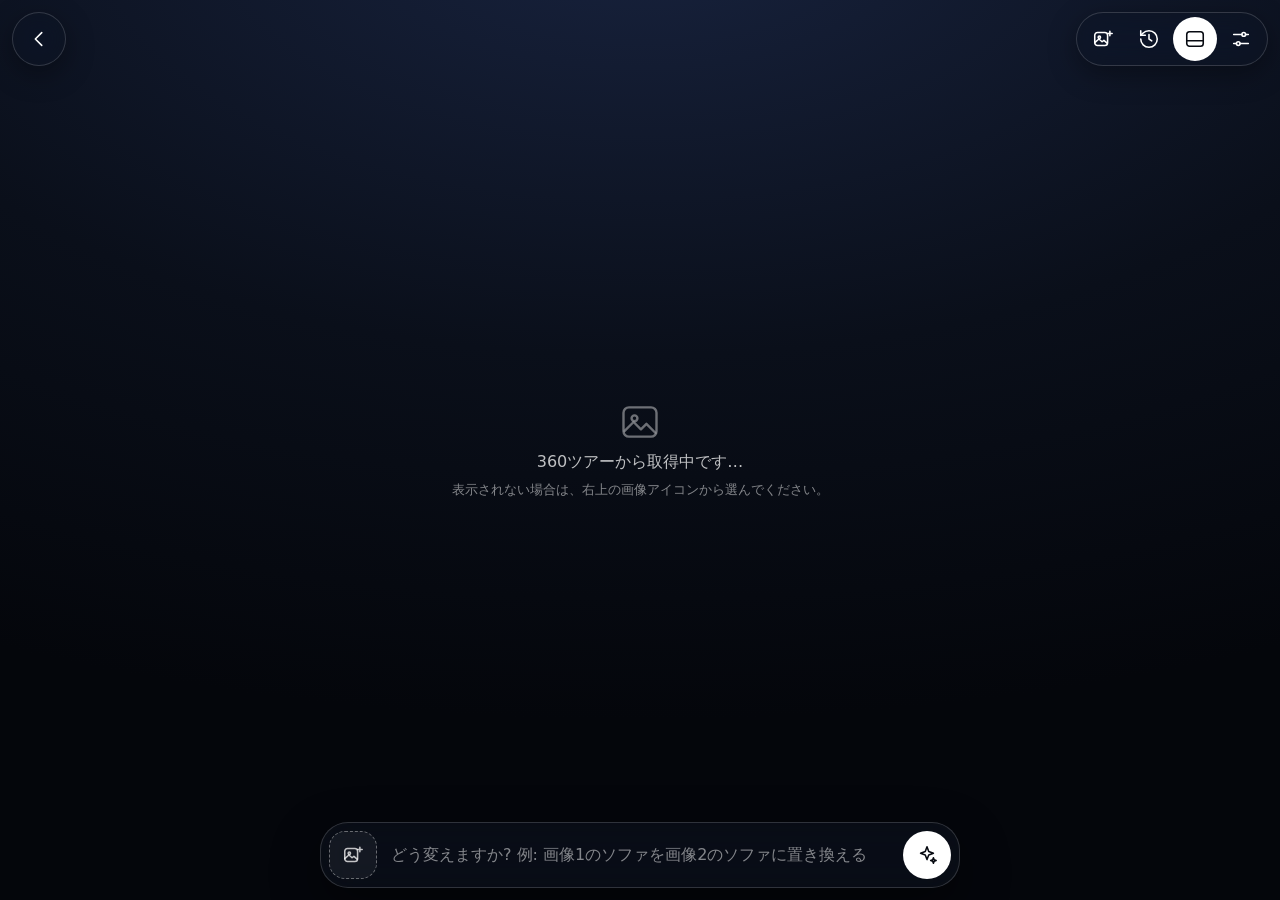
<file: ai.html>
<!doctype html>
<html lang="ja">
<head>
<meta charset="utf-8">
<meta name="viewport" content="width=device-width, initial-scale=1, viewport-fit=cover">
<meta name="theme-color" content="#070a11">
<title>AIレンダリング — Kajanchi</title>
<!-- スタイルは css/ai/、スクリプトは js/ai/ に分割(構成は js/ai/README.md) -->
<link rel="stylesheet" href="css/ai.bundle.min.css?v=8cca3a1c" />
</head>
<body>
<main class="hero" id="hero">
  <img id="cap" alt="360ビューのキャプチャ">
  <canvas id="paint" aria-label="赤ペンのマーク"></canvas>
  <div id="capEmpty">
    <div class="ico" data-icon="image"></div>
    <p>360ツアーから取得中です…</p>
    <p class="sub">表示されない場合は、右上の画像アイコンから選んでください。</p>
  </div>

  <div id="cmp" aria-label="元画像と生成結果の比較">
    <img id="cmpA" alt="元画像(360キャプチャ)">
    <img id="cmpB" alt="生成結果">
    <span class="tag" style="left:10px">元画像</span>
    <span class="tag" style="right:10px">生成結果</span>
    <div id="bar"></div>
    <div id="knob" role="slider" tabindex="0" aria-label="比較スライダー" aria-valuemin="0" aria-valuemax="100" aria-valuenow="50" data-icon="swap"></div>
  </div>

  <header class="top">
    <nav class="tb l" aria-label="戻る">
      <button class="ib" id="back" type="button" data-icon="back" data-tip="戻る" aria-label="戻る"></button>
    </nav>
    <nav class="tb" aria-label="ツール">
      <button class="ib" id="closecmp" type="button" data-icon="close" data-tip="比較を閉じる" aria-label="比較を閉じる" hidden></button>
      <button class="ib" id="chg" type="button" data-icon="image-plus" data-tip="画像を変更" aria-label="画像を変更"></button>
      <button class="ib" id="mark" type="button" data-icon="pen" data-tip="赤ペンでマーク" aria-label="赤ペンでマーク" aria-pressed="false" hidden></button>
      <button class="ib" id="hbtn" type="button" data-icon="history" data-tip="履歴" aria-label="履歴" aria-pressed="false"></button>
      <button class="ib" id="pnl" type="button" data-icon="panel" data-tip="入力パネル" aria-label="入力パネル" aria-pressed="true"></button>
      <button class="ib" id="gear" type="button" data-icon="sliders" data-tip="接続設定" aria-label="接続設定" aria-pressed="false"></button>
    </nav>
  </header>
  <input type="file" id="f1" accept="image/*" hidden>

  <div id="set">
    <h2>サーバー接続</h2>
    <label class="fld"><span data-icon="server"></span><input id="base" aria-label="サーバーのアドレス" placeholder="https://pc名.xxxx.ts.net / http://localhost:8080"></label>
    <label class="fld"><span data-icon="key"></span><input id="key" type="password" aria-label="アクセスキー" placeholder="アクセスキー(設定時のみ)" autocomplete="off"></label>
    <button type="button" class="btn-t" id="test">接続テスト</button>
    <div id="conn" aria-live="polite"></div>
  </div>

  <div id="tools" class="tb" role="toolbar" aria-label="マークツール">
    <button class="ib" id="tPen" type="button" data-icon="pen" data-tip="赤ペン" aria-label="赤ペン" aria-pressed="true"></button>
    <button class="ib" id="tEr" type="button" data-icon="eraser" data-tip="消しゴム" aria-label="消しゴム" aria-pressed="false"></button>
    <label class="sz"><input id="tSize" type="range" min="4" max="80" value="20" aria-label="ペンの太さ"></label>
    <button class="ib" id="tUndo" type="button" data-icon="undo" data-tip="元に戻す" aria-label="元に戻す" disabled></button>
    <button class="ib" id="tClr" type="button" data-icon="trash" data-tip="全消去" aria-label="全消去" disabled></button>
    <button class="ib" id="tDone" type="button" data-icon="check" data-tip="完了" aria-label="完了"></button>
  </div>

  <aside id="hist" aria-label="生成履歴">
    <button class="ib" id="hclr" type="button" data-icon="trash" data-tip="すべて削除" aria-label="履歴をすべて削除"></button>
    <div id="hlist"></div>
    <div id="hempty">履歴なし</div>
  </aside>

  <div class="acts" id="acts">
    <button class="ib glass" id="use" type="button" data-icon="replace" data-tip="この結果を画像1にする" aria-label="この結果を画像1にする"></button>
    <a class="ib glass" id="dl" download="result.png" data-icon="download" data-tip="ダウンロード" aria-label="ダウンロード"></a>
  </div>

  <section class="composer" aria-label="プロンプト入力">
    <div id="markinfo" aria-live="polite">赤マークあり — マーク部分のみ編集します</div>
    <div class="c-row">
      <div class="drop" id="d2" tabindex="0" role="button" aria-label="画像2(任意・参照画像)" title="画像2(任意・参照画像)"><span class="ico" data-icon="image-plus"></span><input type="file" accept="image/*"></div>
      <textarea id="pos" rows="1" placeholder="どう変えますか? 例: 画像1のソファを画像2のソファに置き換える"></textarea>
      <button class="go" id="go" type="button" data-icon="spark" aria-label="生成する" title="生成する (Ctrl+Enter)"></button>
    </div>
    <div id="status" aria-live="polite"></div>
  </section>

  <div id="prog">
    <canvas id="fx"></canvas>
    <div class="pc">
      <div class="ringbox" id="ringbox" role="progressbar" aria-label="生成の進捗(目安)" aria-valuemin="0" aria-valuemax="100" aria-valuenow="0">
        <svg viewBox="0 0 120 120" aria-hidden="true">
          <defs><linearGradient id="rg" x1="0" y1="0" x2="1" y2="1"><stop offset="0" stop-color="#7ee8d2"/><stop offset="1" stop-color="#8fb4ff"/></linearGradient></defs>
          <circle class="bg" cx="60" cy="60" r="52"/>
          <circle class="fg" id="ring" cx="60" cy="60" r="52"/>
          <circle id="tip" cx="112" cy="60" r="3.2"/>
        </svg>
        <div id="pct" aria-hidden="true"><span><b>0</b><i>%</i></span></div>
      </div>
      <div id="stage" aria-live="polite"></div>
      <div id="sub"></div>
      <div id="el"></div>
    </div>
  </div>
</main>

<!-- 読み込み順が依存関係。各ファイルは window.AI に機能を登録する -->
<script src="js/ai.bundle.min.js?v=463022f2"></script>
</body>
</html>
</file>
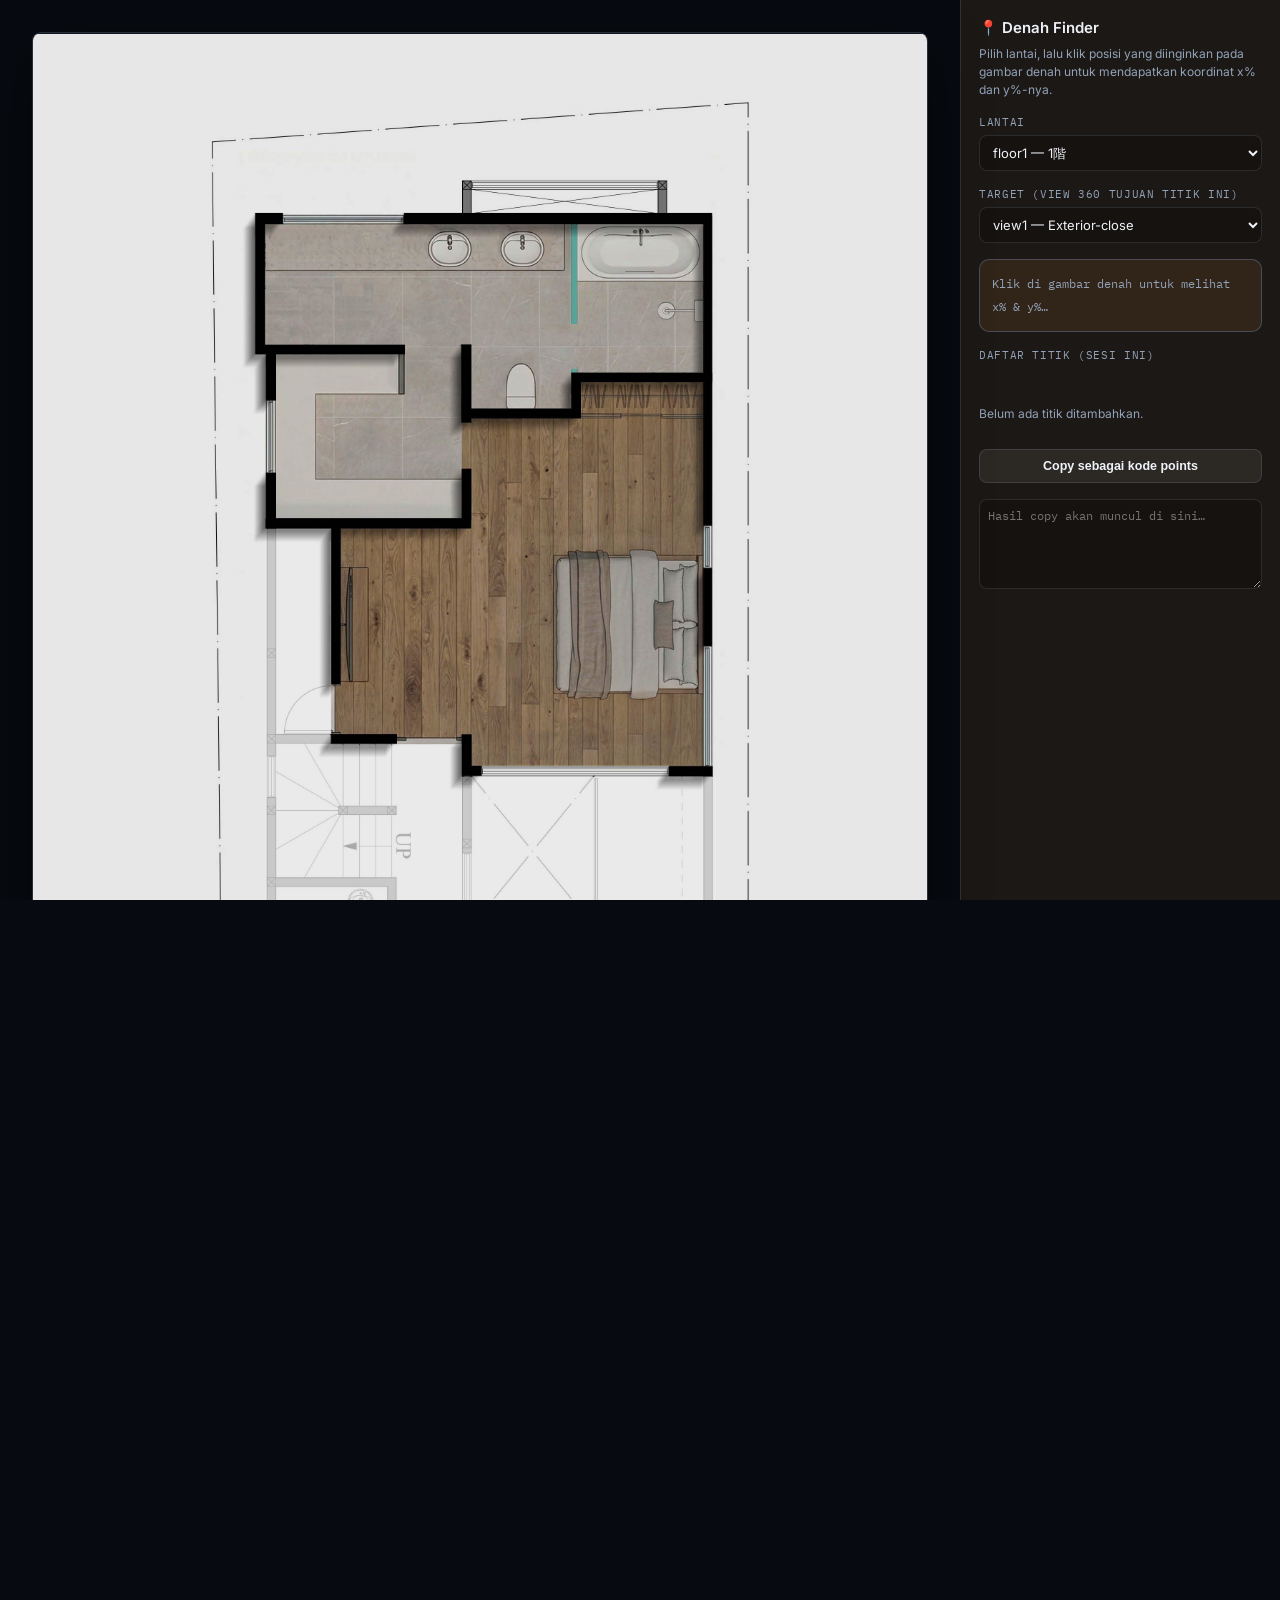
<file: denah-finder.html>
<!DOCTYPE html>
<html lang="ja">
<head>
<meta charset="UTF-8" />
<meta name="viewport" content="width=device-width, initial-scale=1" />
<title>Denah Finder — cari koordinat titik pada denah (%)</title>

<link rel="icon" href="favicon/favicon.ico" sizes="any">
<link rel="icon" href="favicon/favicon-32x32.png" type="image/png" sizes="32x32">
<link rel="icon" href="favicon/favicon-16x16.png" type="image/png" sizes="16x16">
<link rel="apple-touch-icon" href="favicon/apple-touch-icon.png">

<link rel="preconnect" href="https://fonts.googleapis.com">
<link rel="preconnect" href="https://fonts.gstatic.com" crossorigin>
<link href="https://fonts.googleapis.com/css2?family=IBM+Plex+Mono:wght@400;500&family=Inter:wght@400;500;600&display=swap" rel="stylesheet">

<link rel="stylesheet" href="css/denah-finder.bundle.min.css?v=13ee52e3" />
</head>
<body>

<div id="finder-app">

  <div id="denah-area">
    <div class="floorplan-viewport" id="denah-viewport">
      <div class="floorplan-canvas" id="denah-canvas">
        <img id="denah-img" src="" alt="Gambar denah" draggable="false" />
        <!-- titik yang sudah/sedang diambil diinjeksikan oleh js/denah-finder.js -->
      </div>
    </div>
  </div>

  <div id="sidebar">
    <p class="finder-title">📍 Denah Finder</p>
    <p class="finder-hint">
      Pilih lantai, lalu klik posisi yang diinginkan pada gambar denah
      untuk mendapatkan koordinat x% dan y%-nya.
    </p>

    <div class="finder-field">
      <label for="floor-select">Lantai</label>
      <select id="floor-select" class="finder-select"></select>
    </div>

    <div class="finder-field">
      <label for="target-select">Target (view 360 tujuan titik ini)</label>
      <select id="target-select" class="finder-select"></select>
    </div>

    <div id="coord-display">
      <span class="placeholder">Klik di gambar denah untuk melihat x% &amp; y%…</span>
    </div>

    <div class="point-list-header">
      <p>Daftar titik (sesi ini)</p>
    </div>
    <div id="point-list"></div>
    <p class="point-empty" id="point-empty">Belum ada titik ditambahkan.</p>

    <button type="button" id="copy-all-btn">Copy sebagai kode points</button>
    <textarea id="snippet-output" readonly placeholder="Hasil copy akan muncul di sini…"></textarea>
  </div>

</div>

<script type="module" src="js/denah-finder.bundle.min.js?v=f98685ed"></script>
</body>
</html>
</file>
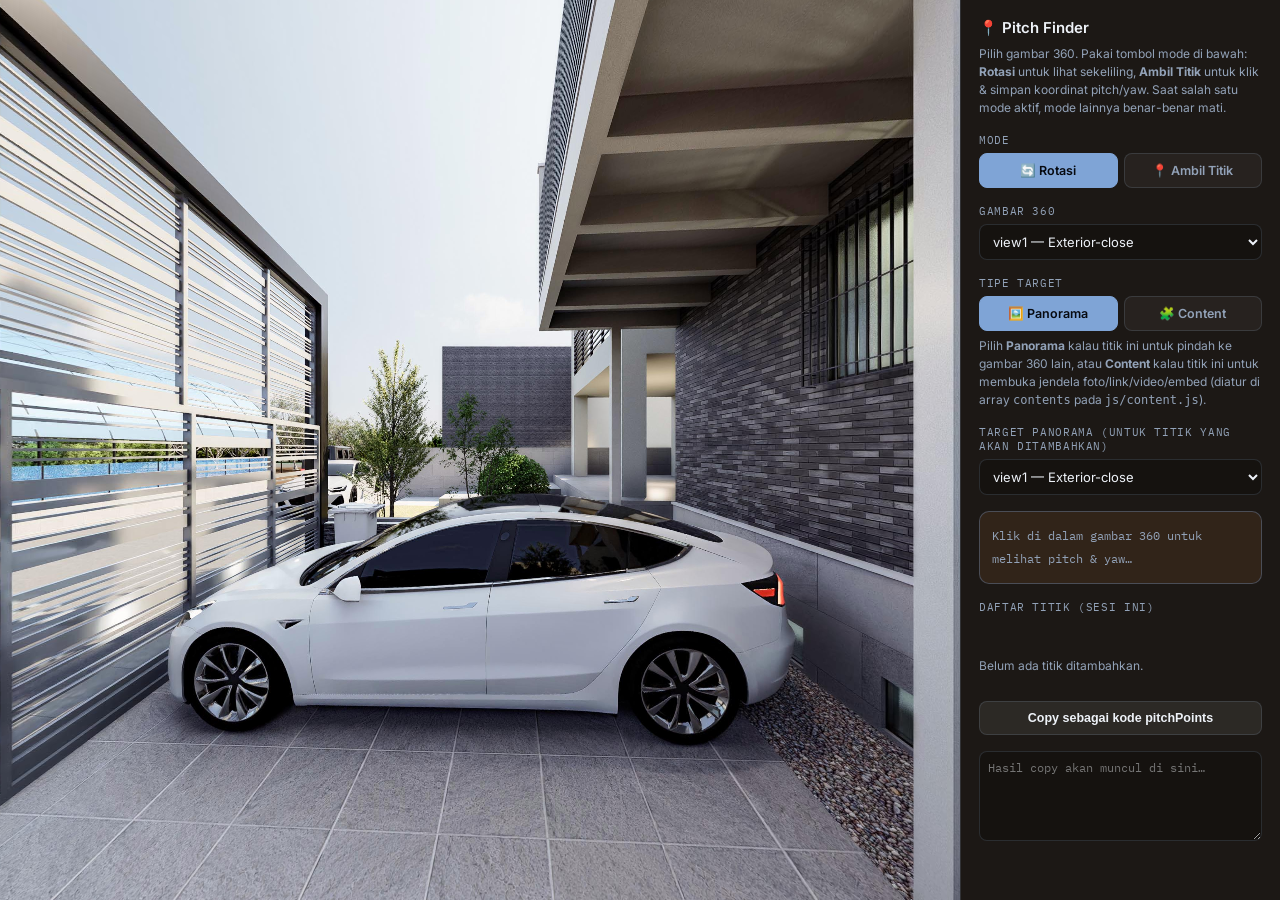
<file: pitch-finder.html>
<!DOCTYPE html>
<html lang="ja">
<head>
<meta charset="UTF-8" />
<meta name="viewport" content="width=device-width, initial-scale=1" />
<title>Pitch Finder — cari koordinat pitch/yaw</title>

<link rel="icon" href="favicon/favicon.ico" sizes="any">
<link rel="icon" href="favicon/favicon-32x32.png" type="image/png" sizes="32x32">
<link rel="icon" href="favicon/favicon-16x16.png" type="image/png" sizes="16x16">
<link rel="apple-touch-icon" href="favicon/apple-touch-icon.png">

<link rel="preconnect" href="https://fonts.googleapis.com">
<link rel="preconnect" href="https://fonts.gstatic.com" crossorigin>
<link href="https://fonts.googleapis.com/css2?family=IBM+Plex+Mono:wght@400;500&family=Inter:wght@400;500;600&display=swap" rel="stylesheet">

<link rel="stylesheet" href="css/pitch-finder.bundle.min.css?v=f9924eef" />
</head>
<body>

<div id="finder-app">

  <div id="panorama"></div>

  <div id="sidebar">
    <p class="finder-title">📍 Pitch Finder</p>
    <p class="finder-hint">
      Pilih gambar 360. Pakai tombol mode di bawah: <b>Rotasi</b> untuk
      lihat sekeliling, <b>Ambil Titik</b> untuk klik & simpan koordinat
      pitch/yaw. Saat salah satu mode aktif, mode lainnya benar-benar mati.
    </p>

    <div class="finder-field">
      <label>Mode</label>
      <div class="mode-toggle" role="group" aria-label="Mode interaksi panorama">
        <button type="button" id="mode-rotate-btn" class="mode-btn" aria-pressed="false">🔄 Rotasi</button>
        <button type="button" id="mode-point-btn" class="mode-btn" aria-pressed="false">📍 Ambil Titik</button>
      </div>
    </div>

    <div class="finder-field">
      <label for="view-select">Gambar 360</label>
      <select id="view-select" class="finder-select"></select>
    </div>

    <div class="finder-field">
      <label>Tipe Target</label>
      <div class="mode-toggle" role="group" aria-label="Tipe target titik">
        <button type="button" id="target-type-scene-btn" class="mode-btn" aria-pressed="false">🖼️ Panorama</button>
        <button type="button" id="target-type-content-btn" class="mode-btn" aria-pressed="false">🧩 Content</button>
      </div>
      <p class="finder-hint" style="margin-top:6px;">
        Pilih <b>Panorama</b> kalau titik ini untuk pindah ke gambar 360
        lain, atau <b>Content</b> kalau titik ini untuk membuka jendela
        foto/link/video/embed (diatur di array <code>contents</code>
        pada <code>js/content.js</code>).
      </p>
    </div>

    <div class="finder-field" id="target-scene-field">
      <label for="target-select">Target Panorama (untuk titik yang akan ditambahkan)</label>
      <select id="target-select" class="finder-select"></select>
    </div>

    <div class="finder-field" id="target-content-field" hidden>
      <label for="target-content-select">Target Content (untuk titik yang akan ditambahkan)</label>
      <select id="target-content-select" class="finder-select"></select>
      <p class="finder-hint" id="target-content-empty" hidden style="margin-top:6px;">
        Belum ada content di <code>js/content.js</code> (array
        <code>contents</code>). Tambahkan dulu di sana sebelum bisa
        dipilih sebagai target di sini.
      </p>
    </div>

    <div id="coord-display">
      <span class="placeholder">Klik di dalam gambar 360 untuk melihat pitch &amp; yaw…</span>
    </div>

    <div class="point-list-header">
      <p>Daftar titik (sesi ini)</p>
    </div>
    <div id="point-list"></div>
    <p class="point-empty" id="point-empty">Belum ada titik ditambahkan.</p>

    <button type="button" id="copy-all-btn">Copy sebagai kode pitchPoints</button>
    <textarea id="snippet-output" readonly placeholder="Hasil copy akan muncul di sini…"></textarea>
  </div>

</div>

<script src="js/lib.bundle.min.js?v=8e0c1f91"></script>
<script type="module" src="js/pitch-finder.bundle.min.js?v=4e2ef372"></script>
</body>
</html>
</file>
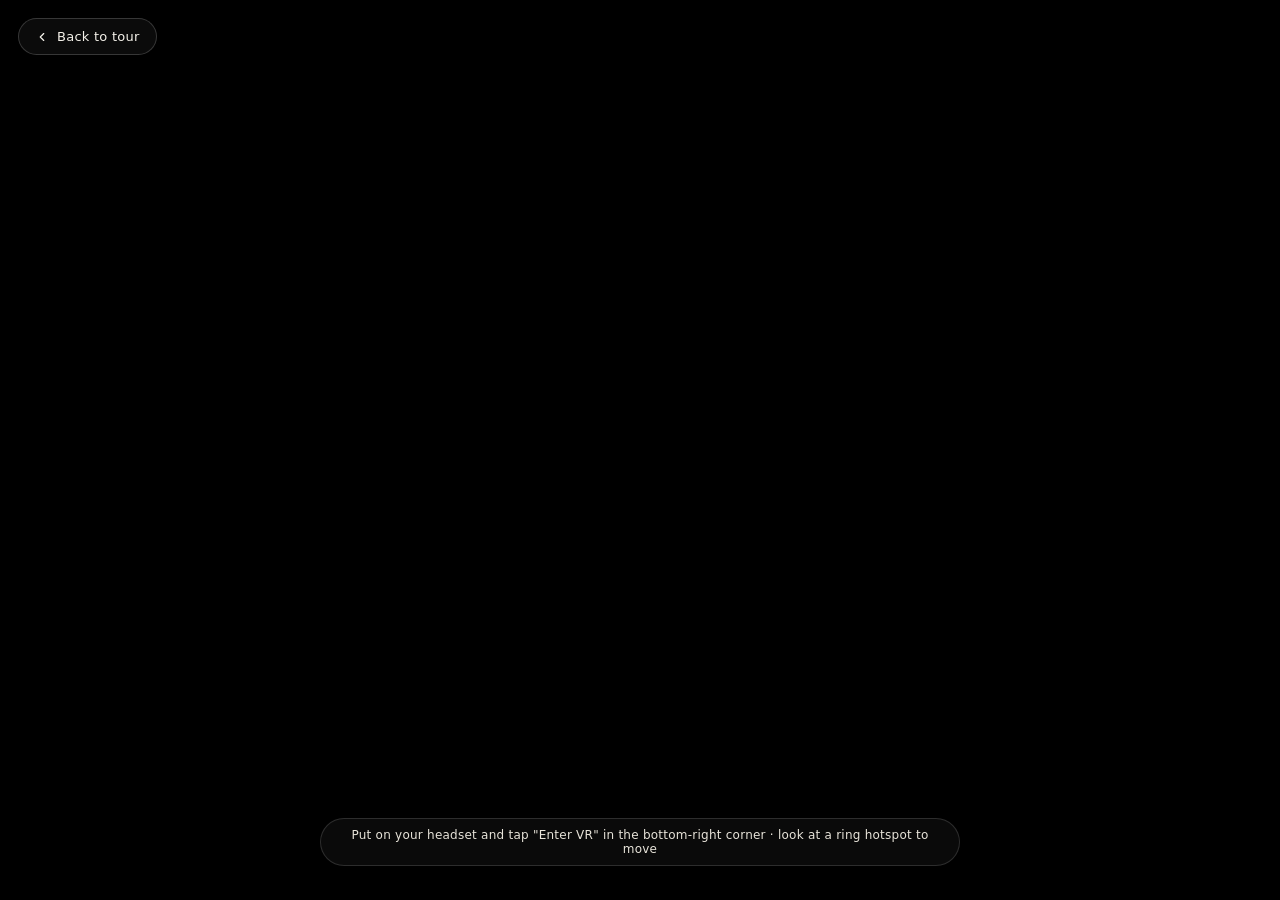
<file: vr.html>
<!DOCTYPE html>
<html lang="ja">
<head>
<meta charset="UTF-8" />
<meta name="viewport" content="width=device-width, initial-scale=1, viewport-fit=cover" />
<title>VR Tour | Earnest Architects</title>
<meta name="description" content="360 virtual tour - VR headset version by Earnest Architects." />

<link rel="icon" href="favicon/favicon.ico" sizes="any">
<link rel="icon" href="favicon/favicon-32x32.png" type="image/png" sizes="32x32">
<link rel="icon" href="favicon/favicon-16x16.png" type="image/png" sizes="16x16">
<link rel="apple-touch-icon" href="favicon/apple-touch-icon.png">

<script src="https://aframe.io/releases/1.5.0/aframe.min.js"></script>
<link rel="stylesheet" href="css/vr.bundle.min.css?v=5ab074cb" />
</head>
<body>

<a id="back-link" href="index.html">
  <svg width="14" height="14" viewBox="0 0 24 24" fill="none" stroke="currentColor" stroke-width="2" stroke-linecap="round" stroke-linejoin="round">
    <path d="M15 18l-6-6 6-6"/>
  </svg>
  Back to tour
</a>

<p id="vr-hint">Put on your headset and tap "Enter VR" in the bottom-right corner &middot; look at a ring hotspot to move</p>

<a-scene loading-screen="dotsColor: white; backgroundColor: #101010" vr-mode-ui="enabled: true">

  <!-- "world": pembungkus sky + hotspots + panel content 3D + garis
       penghubungnya, DIPISAH dari <a-scene> root supaya bisa diputar
       (rotation.y) saat recenter di masuk sesi VR sungguhan. Alasan:
       di WebXR immersive (headset asli), arah "depan" (yaw 0) TIDAK
       selalu = arah -Z aplikasi seperti di mode desktop/magic-window
       — itu ditentukan oleh reference space ('local-floor'), yang
       biasanya mengacu ke arah Guardian/boundary di-setup, bukan ke
       arah kamu menghadap saat itu. Makanya hotspot (dan panel content
       yang posisinya dihitung relatif ke hotspot-nya) bisa "meleset"
       walau rumus pitch/yaw & layout panelnya sendiri sudah benar.
       Lihat js/vr.js fungsi recenterWorld() untuk kompensasinya —
       TIDAK ADA perubahan pada logic/layout panel content itu sendiri,
       cuma dipindah jadi child dari "world" ini. -->
  <a-entity id="world">
    <a-sky id="sky" src="" rotation="0 -90 0"></a-sky>

    <!-- Hotspot navigasi + content (dari pitchPoints di content.js), diisi otomatis oleh js/vr.js -->
    <a-entity id="hotspots"></a-entity>

    <!-- Panel content 3D (foto/link/teks/video/embed): muncul di sini saat
         hotspot content diklik, diisi & diposisikan otomatis oleh js/vr.js
         tepat di depan arah pandang pengguna saat itu — supaya tetap
         terlihat & bisa dipakai selama sesi WebXR immersive sungguhan
         (bukan overlay DOM 2D yang hilang di dalam headset). -->
    <a-entity id="contentPanel"></a-entity>

    <!-- Garis tipis penghubung dari hotspot content ke panel-nya, supaya
         jelas panel itu "milik" hotspot yang mana meski panel digeser
         sedikit ke posisi yang lebih nyaman dibaca. Diisi & dihapus
         otomatis oleh js/vr.js bersamaan dengan contentPanel. -->
    <a-entity id="contentLink"></a-entity>
  </a-entity>

  <a-entity id="cameraRig" position="0 1.6 0">
    <a-camera id="camera" look-controls wasd-controls="enabled: false" position="0 0 0">
      <a-cursor
        fuse="true"
        fuse-timeout="900"
        raycaster="objects: .clickable"
        geometry="primitive: ring; radiusInner: 0.008; radiusOuter: 0.012"
        material="color: #f5f2ea; shader: flat; opacity: 0.9">
      </a-cursor>
    </a-camera>
  </a-entity>

  <!-- Zoom HUD: bar vertikal mirip volume. SENGAJA ditaruh di world space
       (bukan child <a-camera>) supaya bisa benar-benar "ditoleh" dan kena
       reticle — kalau dia child kamera, reticle (yang selalu lurus ke
       depan kamera) tidak akan pernah bisa menjangkaunya karena
       keduanya ikut berputar bersamaan. Posisi ini kira-kira di
       bawah-kanan pandangan awal, cukup dekat supaya gampang ditoleh.
       (Atribut "face-point" dipasang lewat js/vr.js, bukan di sini,
       supaya urutan pendaftaran komponennya aman.) -->
  <a-entity id="zoomHud" position="1.1 1.05 -1.8"></a-entity>

  <!-- Kontroler Quest/headset lain: laser pointer otomatis muncul kalau ada controller -->
  <a-entity laser-controls="hand: left" raycaster="objects: .clickable; far: 10"></a-entity>
  <a-entity laser-controls="hand: right" raycaster="objects: .clickable; far: 10"></a-entity>

</a-scene>

<script type="module" src="js/vr.bundle.min.js?v=74884da1"></script>
</body>
</html>
</file>
<file: css/ai.bundle.min.css>
:root{--ink:#070a11;--glass:rgba(14,20,32,.5);--glass-hi:rgba(255,255,255,.14);--line:rgba(255,255,255,.16);--line-hi:rgba(255,255,255,.36);--fg:#fff;--fg-2:rgba(255,255,255,.74);--fg-3:rgba(255,255,255,.5);--acc:#7ee8d2;--acc-2:#8fb4ff;--err:#ff9b92;--ok:#7ddc87;--r-m:20px;--r-l:28px;--btn:44px;--ease:cubic-bezier(.2,.8,.2,1);--font:"Hiragino Sans","Yu Gothic UI","Yu Gothic","Noto Sans JP","Segoe UI",system-ui,sans-serif}@media(max-width:420px){:root{--btn:40px}}*{box-sizing:border-box}html,body{height:100%}body{margin:0;background:var(--ink);color:var(--fg);font:16px/1.5 var(--font);-webkit-font-smoothing:antialiased}.hero{position:relative;height:100vh;height:100dvh;overflow:hidden;background:radial-gradient(120% 90% at 50% -10%,#18233f,#0a0f1a 55%,#04060b)}#cap{position:absolute;inset:0;width:100%;height:100%;object-fit:contain;display:none}#capEmpty{position:absolute;inset:0;display:grid;place-content:center;justify-items:center;gap:6px;padding:24px;text-align:center;color:var(--fg-2)}#capEmpty .ico{width:44px;height:44px;opacity:.55}#capEmpty .ico svg{width:100%;height:100%;stroke:currentColor;fill:none;stroke-width:1.3;stroke-linecap:round;stroke-linejoin:round}#capEmpty p{margin:0}#capEmpty .sub{font-size:.8rem;color:var(--fg-3)}@media(prefers-reduced-motion:no-preference){.top,.composer{animation:rise .7s var(--ease) both}.top{--rise:-10px}.composer{--rise:14px;animation-delay:.08s}}@keyframes rise{0%{opacity:0;translate:0 var(--rise,10px)}}.top{position:absolute;inset:0 0 auto;z-index:3;display:flex;justify-content:space-between;align-items:flex-start;gap:8px;padding:calc(12px + env(safe-area-inset-top,0px)) calc(12px + env(safe-area-inset-right,0px)) 0 calc(12px + env(safe-area-inset-left,0px));pointer-events:none}.top>*{pointer-events:auto}.tb{display:flex;align-items:center;gap:2px;padding:4px;border-radius:999px;background:var(--glass);border:1px solid var(--line);box-shadow:0 8px 28px #00000059;-webkit-backdrop-filter:blur(16px) saturate(1.5);backdrop-filter:blur(16px) saturate(1.5)}.ib{position:relative;flex:none;width:var(--btn);height:var(--btn);display:grid;place-items:center;padding:0;border:0;border-radius:50%;background:transparent;color:#fff;text-decoration:none;cursor:pointer;transition:background .2s,color .2s,transform .15s}.ib svg{width:22px;height:22px;fill:none;stroke:currentColor;stroke-width:1.7;stroke-linecap:round;stroke-linejoin:round;pointer-events:none}.ib:hover{background:var(--glass-hi)}.ib:active{transform:scale(.92)}.ib[aria-pressed=true]{background:#fff;color:var(--ink)}.ib:disabled{opacity:.4;cursor:default}.ib:focus-visible{outline:2px solid var(--acc);outline-offset:2px}.ib[hidden]{display:none}.ib.glass{background:var(--glass);border:1px solid var(--line);box-shadow:0 8px 28px #00000059;-webkit-backdrop-filter:blur(16px) saturate(1.5);backdrop-filter:blur(16px) saturate(1.5)}.ib.glass:hover{background:var(--glass-hi)}@media(hover:hover){.ib[data-tip]:after{content:attr(data-tip);position:absolute;top:calc(100% + 10px);right:0;white-space:nowrap;padding:5px 10px;border-radius:8px;background:#080c14f0;border:1px solid var(--line);font-size:.72rem;color:#fff;opacity:0;transform:translateY(-3px);pointer-events:none;transition:opacity .15s,transform .15s;z-index:9}.ib[data-tip]:hover:after{opacity:1;transform:none}.tb.l .ib:after,#tools .ib:after{right:auto;left:0}.acts .ib:after,.composer .ib:after{top:auto;bottom:calc(100% + 10px)}}.composer{position:absolute;left:0;right:0;bottom:calc(12px + env(safe-area-inset-bottom,0px));z-index:3;width:min(640px,calc(100% - 24px));margin:0 auto;padding:8px;border-radius:var(--r-l);background:var(--glass);border:1px solid var(--line);box-shadow:0 18px 50px #00000073;-webkit-backdrop-filter:blur(20px) saturate(1.5);backdrop-filter:blur(20px) saturate(1.5);transition:border-color .25s,box-shadow .25s}.composer:focus-within{border-color:var(--line-hi);box-shadow:0 18px 50px #00000073,0 0 0 4px #7ee8d21f}.composer.hide{display:none}.c-row{display:flex;align-items:flex-end;gap:8px}.drop{position:relative;flex:none;width:48px;height:48px;display:grid;place-items:center;border:1px dashed var(--line-hi);border-radius:16px;background:#ffffff0d;color:var(--fg-2);cursor:pointer;overflow:hidden;transition:background .2s}.drop.has{border-style:solid}.drop.has .ico{display:none}.drop.over,.drop:hover{background:var(--glass-hi)}.drop .ico svg{width:22px;height:22px;display:block;fill:none;stroke:currentColor;stroke-width:1.7;stroke-linecap:round;stroke-linejoin:round}.drop img{position:absolute;inset:0;width:100%;height:100%;object-fit:cover}.drop input{display:none}.drop:focus-visible{outline:2px solid var(--acc);outline-offset:2px}#pos{flex:1;min-width:0;min-height:48px;max-height:30vh;resize:none;padding:12px 6px;border:0;outline:0;background:transparent;color:#fff;font:inherit;line-height:1.5}#pos::placeholder{color:var(--fg-3)}.go{position:relative;flex:none;width:48px;height:48px;display:grid;place-items:center;padding:0;border:0;border-radius:50%;background:#fff;color:var(--ink);cursor:pointer;transition:transform .15s,box-shadow .25s,opacity .2s}.go svg{width:22px;height:22px;fill:none;stroke:currentColor;stroke-width:1.7;stroke-linecap:round;stroke-linejoin:round}.go:hover{box-shadow:0 0 0 6px #ffffff24}.go:active{transform:scale(.93)}.go:disabled{opacity:.45;cursor:wait;box-shadow:none}.go:focus-visible{outline:2px solid var(--acc);outline-offset:3px}#markinfo{display:none;align-items:center;gap:8px;margin:2px 8px 8px;font-size:.78rem;color:var(--fg-2)}#markinfo:before{content:"";width:8px;height:8px;border-radius:50%;background:#ff3b3b;box-shadow:0 0 0 3px #ff3b3b40}#status{padding:0 10px;font-size:.8rem;color:var(--fg-3);overflow-wrap:anywhere}#status:not(:empty){padding:6px 10px 4px}#status.err{color:var(--err)}#cmp{position:absolute;display:none;z-index:1;touch-action:none;cursor:ew-resize;user-select:none;-webkit-user-select:none}#cmp img{position:absolute;inset:0;width:100%;height:100%;object-fit:fill;display:block;pointer-events:none;-webkit-user-drag:none}#cmpB{clip-path:inset(0 0 0 var(--pos,50%))}#bar{position:absolute;top:0;bottom:0;left:var(--pos,50%);width:2px;margin-left:-1px;background:#fff;box-shadow:0 0 10px #0009;pointer-events:none}#knob{position:absolute;top:50%;left:var(--pos,50%);width:46px;height:46px;margin:-23px 0 0 -23px;display:grid;place-items:center;border-radius:50%;background:#fff;color:var(--ink);box-shadow:0 4px 16px #00000080;cursor:ew-resize}#knob svg{width:22px;height:22px;fill:none;stroke:currentColor;stroke-width:1.8;stroke-linecap:round;stroke-linejoin:round}#knob:focus-visible{outline:2px solid var(--acc);outline-offset:3px}.tag{position:absolute;top:calc(var(--top-h,64px) + 8px);padding:4px 12px;border-radius:999px;background:var(--glass);border:1px solid var(--line);font-size:.75rem;pointer-events:none;-webkit-backdrop-filter:blur(10px);backdrop-filter:blur(10px)}.acts{position:absolute;z-index:4;right:calc(14px + env(safe-area-inset-right,0px) + var(--hist-w,0px));bottom:calc(var(--panel-h,0px) + 14px);display:none;gap:8px}.acts.show{display:flex}@media(min-width:1060px){.acts{bottom:14px}}.hero.nopanel .acts{bottom:calc(14px + env(safe-area-inset-bottom,0px))}#set{position:absolute;z-index:4;right:calc(12px + env(safe-area-inset-right,0px));top:calc(var(--top-h,64px) + 6px);width:min(360px,calc(100% - 24px));display:none;padding:14px;border-radius:var(--r-m);background:#0a0e18c7;border:1px solid var(--line);box-shadow:0 18px 50px #00000080;font-size:.85rem;-webkit-backdrop-filter:blur(20px) saturate(1.5);backdrop-filter:blur(20px) saturate(1.5)}#set.open{display:block}#set h2{margin:0 0 2px;font-size:.9rem;font-weight:600}.fld{display:flex;align-items:center;gap:10px;height:46px;margin-top:8px;padding:0 14px;border-radius:14px;background:#ffffff12;border:1px solid var(--line);color:var(--fg-2)}.fld:focus-within{border-color:var(--line-hi)}.fld svg{flex:none;width:18px;height:18px;fill:none;stroke:currentColor;stroke-width:1.7;stroke-linecap:round;stroke-linejoin:round}.fld input{flex:1;min-width:0;border:0;outline:0;background:transparent;color:#fff;font:inherit;font-size:.85rem}.fld input::placeholder{color:var(--fg-3)}.btn-t{height:40px;margin-top:10px;padding:0 18px;border:1px solid var(--line-hi);border-radius:999px;background:transparent;color:#fff;font:inherit;font-size:.85rem;cursor:pointer;transition:background .2s}.btn-t:hover{background:var(--glass-hi)}.btn-t:focus-visible{outline:2px solid var(--acc);outline-offset:2px}#conn{margin-top:8px;color:var(--fg-2)}#conn.ok{color:var(--ok)}#conn.bad{color:var(--err)}#paint{position:absolute;z-index:2;display:none;opacity:.8;pointer-events:none}#paint.on{pointer-events:auto;touch-action:none;cursor:crosshair}#tools{position:absolute;z-index:4;left:calc(12px + env(safe-area-inset-left,0px));top:calc(var(--top-h,64px) + 6px);max-width:calc(100% - 24px - var(--hist-w,0px));display:none;flex-wrap:wrap}#tools.show{display:flex}.sz{display:flex;align-items:center;padding:0 6px}.sz input{width:96px;height:var(--btn);margin:0;accent-color:#fff;background:transparent}#hist{position:absolute;z-index:3;right:calc(8px + env(safe-area-inset-right,0px));top:calc(var(--top-h,64px) + 6px);bottom:calc(var(--panel-h,0px) + 8px);width:76px;display:none;flex-direction:column;align-items:center;gap:6px;padding:6px;border-radius:var(--r-m);background:var(--glass);border:1px solid var(--line);-webkit-backdrop-filter:blur(14px);backdrop-filter:blur(14px)}.hero.hopen #hist{display:flex}.hero.hopen{--hist-w:88px}.hero.nopanel #hist{bottom:calc(8px + env(safe-area-inset-bottom,0px))}@media(min-width:860px){#hist{bottom:12px}}#hlist{flex:1;min-height:0;width:100%;display:flex;flex-direction:column;gap:8px;overflow-y:auto;overflow-x:hidden;overscroll-behavior:contain;scrollbar-width:none}#hlist::-webkit-scrollbar{display:none}.hi{position:relative;flex:none}.ht{display:block;width:100%;padding:0;border:2px solid transparent;border-radius:12px;background:#000;cursor:pointer;overflow:hidden}.hi.act .ht{border-color:#fff}.ht:focus-visible{outline:2px solid var(--acc);outline-offset:2px}.ht img{display:block;width:100%;aspect-ratio:4/3;object-fit:cover}.hx{position:absolute;top:3px;right:3px;width:22px;height:22px;padding:0;border:0;border-radius:50%;background:#000000b3;color:#fff;font-size:14px;line-height:22px;cursor:pointer}.hx:after{content:"";position:absolute;inset:-9px}#hempty{font-size:.7rem;color:var(--fg-3);text-align:center;padding:6px 0}#prog{position:absolute;inset:0;z-index:5;display:none;place-items:center;pointer-events:none;transition:opacity .4s ease}#prog.show{display:grid}#prog.done{opacity:0}#prog:before{content:"";position:absolute;inset:0;background:radial-gradient(60% 50% at 50% 50%,#04060c9e,#04060c42)}#fx{position:absolute;inset:0;width:100%;height:100%}.pc{position:relative;display:flex;flex-direction:column;align-items:center;gap:6px;padding:0 24px;text-align:center;text-shadow:0 2px 18px rgba(0,0,0,.65)}.ringbox{position:relative;width:min(220px,56vw);aspect-ratio:1}.ringbox svg{width:100%;height:100%;transform:rotate(-90deg);overflow:visible}.ringbox circle{fill:none}.ringbox .bg{stroke:#ffffff29;stroke-width:2}.ringbox .fg{stroke:url(#rg);stroke-width:3;stroke-linecap:round;stroke-dasharray:326.73;stroke-dashoffset:326.73;filter:drop-shadow(0 0 6px rgba(126,232,210,.7))}.ringbox #tip{fill:#fff;filter:drop-shadow(0 0 5px #fff)}#pct{position:absolute;inset:0;display:grid;place-items:center}#pct b{font-weight:200;font-size:clamp(2.8rem,13vw,3.8rem);letter-spacing:-.02em;font-variant-numeric:tabular-nums}#pct i{font-style:normal;font-size:1rem;opacity:.7;margin-left:3px}#stage{margin-top:6px;font-size:.95rem;font-weight:500}#sub{min-height:1.4em;font-size:.8rem;color:var(--fg-2)}#el{font-size:.72rem;color:var(--fg-3);font-variant-numeric:tabular-nums}#prog.nogl:after{content:"";position:absolute;inset:-20%;background:conic-gradient(#7ee8d255,#8fb4ff55,#ffd6a055,#7ee8d255);filter:blur(60px)}@media(prefers-reduced-motion:no-preference){.ringbox .fg{transition:stroke-dashoffset .25s linear}#sub.swap{animation:subin .6s var(--ease)}#prog.slow .ringbox{animation:breathe 2.4s ease-in-out infinite}#prog.nogl:after{animation:spin 14s linear infinite}}@keyframes subin{0%{opacity:0;translate:0 6px}}@keyframes breathe{50%{scale:1.03;opacity:.85}}@keyframes spin{to{rotate:360deg}}
</file>
<file: css/denah-finder.bundle.min.css>
:root{--ink: #070a10;--ink-2: #0b0f18;--ink-soft: rgba(222, 232, 245, .62);--panel: rgba(15, 21, 32, .55);--panel-strong: rgba(13, 18, 28, .82);--panel-border: rgba(158, 186, 219, .16);--paper: #eef2f8;--paper-dim: #92a2b8;--accent: #7fa4d6;--accent-soft: rgba(127, 164, 214, .32);--accent-dim: rgba(127, 164, 214, .12);--accent-glow: rgba(127, 164, 214, .55);--content-accent: #e3b06c;--content-accent-strong: #f3d29c;--content-glow: rgba(227, 176, 108, .55);--clay: var(--accent);--clay-soft: var(--accent-soft);--teal: var(--accent);--font-ui: "Inter", system-ui, sans-serif;--font-mono: "IBM Plex Mono", ui-monospace, monospace;--font-brand: "Cormorant Garamond", "Times New Roman", serif}*{box-sizing:border-box}html,body{margin:0;padding:0;width:100%;height:100%;background:var(--ink);overflow:hidden;font-family:var(--font-ui);color:var(--paper)}#app{position:relative;width:100vw;height:100dvh;background:radial-gradient(ellipse 120% 80% at 50% -10%,rgba(127,164,214,.1),transparent 60%),var(--ink)}#panorama{position:absolute;inset:0;width:100%;height:100%}#loading-screen{position:absolute;inset:0;z-index:50;display:flex;flex-direction:column;align-items:center;justify-content:center;gap:40px;background:radial-gradient(ellipse 90% 60% at 50% 40%,rgba(127,164,214,.08),transparent 65%),var(--ink);transition:opacity .7s cubic-bezier(.22,1,.36,1),visibility .7s}#loading-screen.hidden{opacity:0;visibility:hidden;pointer-events:none}.brand-reveal{display:flex;flex-direction:column;align-items:center;gap:18px}.brand-line{display:block;width:0;height:1px;background:linear-gradient(90deg,transparent,var(--accent),transparent);opacity:0;animation:brand-line-draw 1.1s cubic-bezier(.22,1,.36,1) .15s forwards}@keyframes brand-line-draw{0%{width:0;opacity:0}40%{opacity:.9}to{width:220px;opacity:.55}}.brand-reveal{position:relative}.brand-reveal:before{content:"";position:absolute;inset:-20px -40px;z-index:0;background:radial-gradient(closest-side,rgba(127,164,214,.3),transparent 72%);filter:blur(10px);opacity:0;animation:brand-glow 2.8s ease-in-out 1.25s infinite}@keyframes brand-glow{0%,to{opacity:.25}50%{opacity:.65}}.brand-mark{position:relative;z-index:1;display:block;width:clamp(220px,42vw,440px);height:auto;opacity:0;transform:translateY(12px) scale(.97);animation:brand-mark-in .9s cubic-bezier(.22,1,.36,1) .2s forwards}@keyframes brand-mark-in{to{opacity:1;transform:translateY(0) scale(1)}}.loading-progress{display:flex;flex-direction:column;align-items:center;gap:14px;opacity:0;animation:fade-up .7s ease 1.35s forwards}@keyframes fade-up{0%{opacity:0;transform:translateY(6px)}to{opacity:1;transform:translateY(0)}}#loading-text{margin:0;font-family:var(--font-mono);font-size:11px;letter-spacing:.12em;text-transform:uppercase;color:var(--paper-dim)}.loading-ring{width:30px;height:30px;border-radius:50%;border:1.5px solid rgba(127,164,214,.18);border-top-color:var(--accent);box-shadow:0 0 16px #7fa4d640;animation:spin .9s linear infinite}@keyframes spin{to{transform:rotate(360deg)}}.hud-top{position:absolute;top:0;left:0;z-index:10;padding:24px 26px;pointer-events:none;background:linear-gradient(to bottom,rgba(4,7,12,.65),transparent);width:100%}.hud-logo{display:block;width:clamp(96px,13vw,176px);height:auto;margin:0 0 10px;filter:drop-shadow(0 2px 10px rgba(0,0,0,.55));opacity:.96}.eyebrow{margin:0 0 5px;font-family:var(--font-mono);font-size:11px;letter-spacing:.14em;text-transform:uppercase;color:var(--accent);text-shadow:0 0 18px rgba(127,164,214,.35)}.hud-top h1{margin:0;font-family:var(--font-brand);font-weight:500;font-size:clamp(20px,3.4vw,28px);letter-spacing:.01em;color:var(--paper);text-shadow:0 1px 16px rgba(0,0,0,.5)}.icon-rail{position:absolute;left:22px;bottom:22px;z-index:30;display:flex;flex-direction:column;align-items:flex-start;gap:12px}.rail-btn{position:relative;width:46px;height:46px;display:grid;place-items:center;border-radius:50%;border:1px solid var(--panel-border);background:var(--panel);backdrop-filter:blur(14px) saturate(140%);-webkit-backdrop-filter:blur(14px) saturate(140%);box-shadow:0 8px 24px #00000047;color:var(--paper);cursor:pointer;overflow:hidden;text-decoration:none;transition:border-color .2s ease,transform .2s ease,background .2s ease,box-shadow .2s ease}.rail-btn svg{width:19px;height:19px;position:relative;z-index:1}.rail-btn .rail-vr-text{position:relative;z-index:1;font-family:var(--font-mono);font-weight:600;font-size:13px;letter-spacing:.02em}.rail-btn:before{content:"";position:absolute;inset:0;border-radius:50%;border:1.5px solid var(--accent-soft);opacity:0;transform:scale(.5);pointer-events:none}.rail-btn:hover:before{animation:rail-wave .7s ease-out}@keyframes rail-wave{0%{opacity:.9;transform:scale(.6)}to{opacity:0;transform:scale(1.7)}}.rail-btn:hover{border-color:var(--accent-soft);background:var(--panel-strong);box-shadow:0 8px 24px #00000047,0 0 0 1px var(--accent-dim)}.rail-btn:active{transform:scale(.94)}.rail-btn:focus-visible{outline:2px solid var(--accent);outline-offset:2px}.rail-btn.is-active{border-color:var(--accent-soft);color:var(--accent)}.auto-tour-fade-overlay{position:absolute;inset:0;width:100%;height:100%;z-index:5;background:#000;opacity:0;pointer-events:none;will-change:opacity}.auto-tour-controls{display:flex;flex-direction:row;gap:10px}.auto-tour-controls.hidden{display:none}#panorama.hotspots-hidden .pnlm-hotspot-base{display:none!important}.share-nav{position:relative}.share-popup{position:absolute;left:calc(100% + 14px);bottom:0;z-index:40;width:max-content;max-width:min(88vw,264px);padding:18px;border-radius:16px;background:var(--panel-strong);border:1px solid var(--panel-border);backdrop-filter:blur(16px) saturate(140%);-webkit-backdrop-filter:blur(16px) saturate(140%);box-shadow:0 12px 32px #0006,0 0 0 1px var(--accent-dim);text-align:center}.share-popup[hidden]{display:none}.share-popup-title{margin:0 0 10px;font-family:var(--font-ui);font-size:11px;letter-spacing:.05em;text-transform:uppercase;color:var(--paper-dim)}.share-qr-card{display:inline-grid;place-items:center;padding:14px;border-radius:12px;background:#fff;box-shadow:0 6px 18px #00000040}.share-qr-card canvas{display:block;width:188px;height:188px}.share-link-text{margin:10px 0 0;max-width:220px;padding:0 2px;font-family:var(--font-mono);font-size:10.5px;line-height:1.4;color:var(--paper-dim);word-break:break-all}.share-popup-actions{display:flex;gap:8px;margin-top:12px}.share-action-btn{flex:1 1 auto;padding:9px 8px;border-radius:9px;border:1px solid var(--panel-border);background:var(--accent);color:var(--paper);font-family:var(--font-ui);font-size:12.5px;font-weight:500;cursor:pointer;transition:background .15s ease,border-color .15s ease}.share-action-btn:hover{background:var(--accent-glow)}.share-action-btn--ghost{background:transparent;color:var(--paper)}.share-action-btn--ghost:hover{background:var(--accent-dim);border-color:var(--accent-soft)}.toast{position:absolute;left:50%;bottom:28px;z-index:60;transform:translate(-50%,14px);padding:11px 20px;border-radius:999px;background:var(--panel-strong);border:1px solid var(--accent-soft);backdrop-filter:blur(16px) saturate(140%);-webkit-backdrop-filter:blur(16px) saturate(140%);box-shadow:0 12px 32px #00000059,0 0 0 1px var(--accent-dim);color:var(--paper);font-family:var(--font-ui);font-size:13px;letter-spacing:.01em;white-space:nowrap;opacity:0;pointer-events:none;transition:opacity .35s ease,transform .35s cubic-bezier(.22,1,.36,1)}.toast.visible{opacity:1;transform:translate(-50%)}.toast:before{content:"";display:inline-block;width:6px;height:6px;margin-right:9px;border-radius:50%;background:var(--accent);box-shadow:0 0 10px 2px var(--accent-glow);vertical-align:middle}.nav-panel{position:absolute;right:20px;bottom:20px;z-index:20;display:flex;flex-direction:column;align-items:flex-end;gap:12px}.floorplan-panel{position:relative;display:flex;flex-direction:column;width:220px;height:320px;min-width:160px;min-height:220px;max-width:min(92vw,560px);max-height:min(80vh,720px);padding:10px;border-radius:16px;background:var(--panel);border:1px solid var(--panel-border);backdrop-filter:blur(14px) saturate(140%);-webkit-backdrop-filter:blur(14px) saturate(140%);box-shadow:0 10px 32px #00000061}.floorplan-panel.resizing{transition:none;user-select:none}.floorplan-header{display:flex;align-items:center;justify-content:space-between;margin:0 0 8px;flex-shrink:0}.floorplan-title{margin:0 0 0 2px;font-family:var(--font-mono);font-size:10px;letter-spacing:.1em;text-transform:uppercase;color:var(--paper-dim)}.floorplan-header-actions{display:flex;align-items:center;gap:2px}.icon-btn{display:grid;place-items:center;width:22px;height:22px;padding:0;border:none;border-radius:6px;background:transparent;color:var(--paper-dim);cursor:pointer;transition:background .15s ease,color .15s ease}.icon-btn svg{width:14px;height:14px}.icon-btn:hover{background:var(--accent-dim);color:var(--paper)}.icon-btn:disabled{opacity:.35;cursor:default;pointer-events:none}.floorplan-show-btn{display:none}.floorplan-show-btn.visible{display:grid}.floorplan-panel.hidden{display:none}.notes-nav-panel{position:relative}.notes-list-panel{position:absolute;left:calc(100% + 14px);bottom:0;width:240px;height:280px}.notes-list-body{flex:1 1 auto;min-height:0;overflow-y:auto;display:flex;flex-direction:column;gap:6px;padding-right:2px}.notes-list-empty{margin:auto;font-family:var(--font-mono);font-size:11px;color:var(--paper-dim);text-align:center}.notes-list-item{display:flex;flex-direction:column;gap:3px;padding:8px 9px;border-radius:9px;border:1px solid var(--panel-border);background:#00000038;text-align:left;font-family:inherit;cursor:pointer;transition:background .15s ease,border-color .15s ease}.notes-list-item:hover,.notes-list-item:focus-visible{background:var(--accent-dim);border-color:var(--accent-soft);outline:none}.notes-list-item-head{display:flex;align-items:center;gap:6px}.notes-list-item-number{flex:0 0 auto;display:grid;place-items:center;width:15px;height:15px;border-radius:50%;background:var(--accent-dim);color:var(--accent);font-family:var(--font-mono);font-size:9px;font-weight:600;line-height:1}.notes-list-item-view{font-family:var(--font-mono);font-size:9.5px;letter-spacing:.08em;text-transform:uppercase;color:var(--accent)}.notes-list-item-text{font-size:12px;line-height:1.35;color:var(--paper);display:-webkit-box;-webkit-line-clamp:2;-webkit-box-orient:vertical;overflow:hidden}.floor-tabs{display:flex;flex-shrink:0;gap:4px;margin:0 0 8px;padding:3px;border-radius:9px;background:#00000047}.floor-tab{flex:1;padding:5px 0;border:none;border-radius:6px;background:transparent;color:var(--paper-dim);font-family:var(--font-mono);font-size:11px;letter-spacing:.03em;cursor:pointer;transition:background .18s ease,color .18s ease}.floor-tab:hover{color:var(--paper)}.floor-tab.active{background:var(--accent);color:var(--ink);font-weight:600}.floorplan-viewport{position:relative;width:100%;flex:1 1 auto;min-height:0;border-radius:9px;overflow:hidden;border:1px solid var(--panel-border);background:#10151f;touch-action:none;cursor:grab}.floorplan-viewport.zoomed{cursor:grab}.floorplan-viewport.zoomed:active{cursor:grabbing}.floorplan-canvas{position:absolute;inset:0;transform-origin:center center}.floorplan-canvas.smooth{transition:transform .2s ease}.floorplan-canvas img{display:block;width:100%;height:100%;object-fit:contain;user-select:none;-webkit-user-drag:none;pointer-events:none;filter:saturate(.85) brightness(.92)}.floorplan-zoom-controls{display:flex;flex-shrink:0;align-items:center;justify-content:center;gap:6px;margin-top:8px}.floorplan-resize-handle{position:absolute;left:0;top:0;width:16px;height:16px;display:grid;place-items:center;cursor:nwse-resize;touch-action:none;opacity:.5;transition:opacity .15s ease;z-index:5;border-top-left-radius:16px}.floorplan-resize-handle:hover,.floorplan-resize-handle:active{opacity:1}.floorplan-resize-handle svg{width:10px;height:10px;color:var(--paper-dim)}.zoom-btn{width:26px;height:26px;border-radius:7px;border:1px solid var(--panel-border);background:#7fa4d60f;color:var(--paper);font-family:var(--font-mono);font-size:14px;line-height:1;cursor:pointer;display:grid;place-items:center;transition:background .15s ease,opacity .15s ease}.zoom-btn.zoom-reset{width:auto;padding:0 8px;font-size:10px;letter-spacing:.03em}.zoom-btn:hover:not(:disabled){background:var(--accent-dim)}.zoom-btn:disabled{opacity:.35;cursor:default}.viewpoint-dot{position:absolute;width:28px;height:28px;margin:-14px 0 0 -14px;border-radius:50%;border:none;padding:0;cursor:pointer;background:transparent;display:grid;place-items:center;touch-action:manipulation}.viewpoint-dot:before{content:"";width:9px;height:9px;border-radius:50%;background:var(--accent);border:1.5px solid var(--paper);box-shadow:0 1px 4px #0006;transition:transform .15s ease}.viewpoint-dot:after{content:"";position:absolute;width:14px;height:14px;border-radius:50%;border:1.5px solid var(--accent);opacity:.6;animation:pulse 2.2s ease-out infinite}.viewpoint-dot:hover:before{transform:scale(1.15)}.viewpoint-dot.active:before{background:var(--paper)}.viewpoint-dot:focus-visible{outline:2px solid var(--accent);outline-offset:3px;border-radius:50%}@keyframes pulse{0%{transform:scale(.6);opacity:.6}to{transform:scale(1.9);opacity:0}}@media(prefers-reduced-motion:reduce){.viewpoint-dot:after{animation:none}.loading-ring{animation-duration:1.6s}.brand-mark{animation:none;opacity:1;transform:none}.brand-line{animation:none;width:220px;opacity:.55}.brand-reveal:before{animation:none;opacity:.35}.loading-progress{animation:none;opacity:1;transform:none}}.mini3d-nav-panel{position:relative}.mini3d-panel{position:fixed;left:84px;bottom:22px;z-index:45;width:300px;height:360px;min-width:240px;min-height:280px}.mini3d-panel:fullscreen,.mini3d-panel.mini3d-fullscreen{left:0!important;top:0!important;bottom:0!important;width:100vw!important;height:100vh!important;max-width:100vw!important;max-height:100vh!important;border-radius:0}.mini3d-viewport{position:relative;width:100%;flex:1 1 auto;min-height:0;border-radius:9px;overflow:hidden;border:1px solid var(--panel-border);background:#fff;touch-action:none}.mini3d-viewport canvas{display:block;width:100%;height:100%;cursor:grab}.mini3d-viewport canvas:active{cursor:grabbing}.mini3d-loading{position:absolute;inset:0;display:flex;align-items:center;justify-content:center;margin:0;font-family:var(--font-mono);font-size:10.5px;letter-spacing:.05em;color:#6b7280;background:#fff;pointer-events:none;transition:opacity .25s ease}.mini3d-loading.hidden{opacity:0}.mini3d-sections{flex-shrink:0;display:flex;flex-direction:column;gap:6px;margin-top:8px}.mini3d-section-row{display:flex;align-items:center;gap:8px}.mini3d-axis-label{flex:0 0 auto;width:14px;font-family:var(--font-mono);font-size:11px;font-weight:600;text-align:center}.mini3d-axis-x{color:#e2726b}.mini3d-axis-y{color:#7fd28a}.mini3d-axis-z{color:#7fa4d6}.mini3d-dual-slider{position:relative;flex:1 1 auto;height:18px}.mini3d-range{position:absolute;left:0;top:50%;width:100%;margin:0;transform:translateY(-50%);-webkit-appearance:none;appearance:none;background:transparent;pointer-events:none}.mini3d-range::-webkit-slider-runnable-track{height:3px;background:#7fa4d638;border-radius:2px}.mini3d-range::-moz-range-track{height:3px;background:#7fa4d638;border-radius:2px}.mini3d-range::-webkit-slider-thumb{-webkit-appearance:none;pointer-events:auto;width:13px;height:13px;margin-top:-5px;border-radius:50%;background:var(--accent);border:2px solid var(--paper);box-shadow:0 1px 4px #0006;cursor:pointer}.mini3d-range::-moz-range-thumb{pointer-events:auto;width:13px;height:13px;border-radius:50%;background:var(--accent);border:2px solid var(--paper);box-shadow:0 1px 4px #0006;cursor:pointer}.mini3d-range-low{z-index:2}.mini3d-range-high{z-index:1}.mini3d-reset-btn{align-self:flex-end;margin-top:2px}.mini3d-sections-disabled{opacity:.35;pointer-events:none}.mini3d-resize-handle{position:absolute;right:0;top:0;width:16px;height:16px;display:grid;place-items:center;cursor:nesw-resize;touch-action:none;opacity:.5;transition:opacity .15s ease;z-index:5;border-top-right-radius:16px}.mini3d-resize-handle:hover,.mini3d-resize-handle:active{opacity:1}.mini3d-resize-handle svg{width:10px;height:10px;color:var(--paper-dim)}@media(max-width:560px){.mini3d-panel{width:220px;height:300px;min-width:190px;min-height:260px;padding:8px;left:64px;bottom:14px}}@media(max-width:560px){.hud-top{padding:18px 16px}.hud-logo{width:clamp(64px,20vw,96px);margin-bottom:6px}#fullscreen-btn{display:none!important}.nav-panel{right:14px;bottom:14px;gap:8px}.floorplan-panel{width:150px;height:220px;min-width:120px;min-height:160px;padding:8px}.icon-rail{left:14px;bottom:14px;gap:8px}.rail-btn{width:40px;height:40px}.rail-btn svg{width:16px;height:16px}.rail-btn .rail-vr-text{font-size:11px}.notes-list-panel{width:170px;height:200px;min-width:120px;min-height:160px;padding:8px;left:calc(100% + 10px)}.share-popup{left:calc(100% + 10px);width:max-content;max-width:min(80vw,210px);padding:14px}.share-qr-card{padding:10px}.share-qr-card canvas{width:148px;height:148px}.share-link-text{max-width:170px}.brand-line{animation-name:brand-line-draw-sm}@keyframes brand-line-draw-sm{0%{width:0;opacity:0}40%{opacity:.9}to{width:120px;opacity:.55}}.toast{font-size:12px;padding:10px 16px;bottom:22px;max-width:calc(100vw - 32px);white-space:normal;text-align:center}.nav-hotspot-ring{width:14px;height:14px}.nav-hotspot-ring:after{inset:-3px}.nav-hotspot-arrow{width:6px;height:6px}.nav-hotspot-label{font-size:9px}.content-hotspot-ring{width:11px;height:11px}.content-hotspot-ring:after{inset:-2px}.content-hotspot-icon{width:5px;height:5px}.content-hotspot-label{font-size:8.5px}}.pnlm-load-box,.pnlm-about-msg{display:none!important}.nav-hotspot.pnlm-hotspot-base{width:auto;height:auto}.nav-hotspot-inner{display:flex;flex-direction:column;align-items:center;gap:6px;cursor:pointer;transform:translate(-50%,-50%)}.nav-hotspot-ring{position:relative;width:46px;height:46px;border-radius:50%;background:transparent;border:1.5px solid var(--accent);display:grid;place-items:center;box-shadow:0 2px 14px #0000004d;transition:transform .18s ease,background .18s ease,border-color .18s ease}.nav-hotspot-ring:after{content:"";position:absolute;inset:-8px;border-radius:50%;border:1.5px solid var(--accent);opacity:.55;animation:pulse 2.4s ease-out infinite}.nav-hotspot-arrow{width:20px;height:20px;color:var(--paper);filter:drop-shadow(0 1px 3px rgba(0,0,0,.7))}.nav-hotspot-inner:hover .nav-hotspot-ring{transform:scale(1.08);background:#7fa4d638;border-color:var(--paper)}.nav-hotspot-label{font-family:var(--font-mono);font-size:11px;letter-spacing:.04em;color:var(--paper);background:transparent;padding:0;white-space:nowrap;text-shadow:0 1px 4px rgba(0,0,0,.85),0 0 12px rgba(0,0,0,.5)}@media(prefers-reduced-motion:reduce){.nav-hotspot-ring:after{animation:none}}.content-hotspot.pnlm-hotspot-base{width:auto;height:auto}.content-hotspot-inner{display:flex;flex-direction:column;align-items:center;gap:5px;cursor:pointer;transform:translate(-50%,-50%)}.content-hotspot-inner:focus-visible{outline:2px solid var(--content-accent);outline-offset:4px;border-radius:50%}.content-hotspot-ring{position:relative;width:32px;height:32px;border-radius:50%;background:#e3b06c24;border:1.5px solid var(--content-accent);display:grid;place-items:center;box-shadow:0 2px 12px #0000004d;transition:transform .18s ease,background .18s ease,border-color .18s ease}.content-hotspot-ring:after{content:"";position:absolute;inset:-6px;border-radius:50%;border:1.5px solid var(--content-accent);opacity:.6;animation:pulse 1.6s ease-out infinite}.content-hotspot-icon{width:14px;height:14px;color:var(--content-accent);filter:drop-shadow(0 1px 3px rgba(0,0,0,.7))}.content-hotspot-inner:hover .content-hotspot-ring{transform:scale(1.1);background:#e3b06c3d;border-color:var(--content-accent-strong)}.content-hotspot-label{font-family:var(--font-mono);font-size:10.5px;letter-spacing:.04em;color:var(--paper);background:transparent;padding:0;white-space:nowrap;text-shadow:0 1px 4px rgba(0,0,0,.85),0 0 12px rgba(0,0,0,.5)}@media(prefers-reduced-motion:reduce){.content-hotspot-ring:after{animation:none}}.note-hotspot.pnlm-hotspot-base{width:auto;height:auto}.note-hotspot-inner{display:flex;flex-direction:column;align-items:center;gap:5px;cursor:pointer;transform:translate(-50%,-50%)}.note-hotspot-inner:focus-visible{outline:2px solid var(--accent);outline-offset:4px;border-radius:50%}.note-hotspot-ring{position:relative;width:32px;height:32px;border-radius:50%;background:var(--accent-dim);border:1.5px solid var(--accent);display:grid;place-items:center;box-shadow:0 2px 12px #0000004d;transition:transform .18s ease,background .18s ease,border-color .18s ease}.note-hotspot-ring:after{content:"";position:absolute;inset:-6px;border-radius:50%;border:1.5px solid var(--accent);opacity:.6;animation:pulse 1.9s ease-out infinite}.note-hotspot-icon{width:14px;height:14px;color:var(--accent);filter:drop-shadow(0 1px 3px rgba(0,0,0,.7))}.note-hotspot-inner:hover .note-hotspot-ring{transform:scale(1.1);background:var(--accent-soft);border-color:var(--accent)}.note-hotspot-label{font-family:var(--font-mono);font-size:10.5px;letter-spacing:.04em;color:var(--paper);white-space:nowrap;text-shadow:0 1px 4px rgba(0,0,0,.85),0 0 12px rgba(0,0,0,.5)}@media(prefers-reduced-motion:reduce){.note-hotspot-ring:after{animation:none}}.note-modal-date{margin:0;font-family:var(--font-mono);font-size:11px;color:var(--paper-dim)}.content-modal-overlay{position:fixed;inset:0;z-index:100;display:flex;align-items:center;justify-content:center;padding:24px;background:#04070cb8;backdrop-filter:blur(6px) saturate(120%);-webkit-backdrop-filter:blur(6px) saturate(120%);opacity:0;transition:opacity .25s ease}.content-modal-overlay[hidden]{display:none}.content-modal-overlay.visible{opacity:1}.content-modal{position:relative;width:min(560px,100%);max-height:86vh;display:flex;flex-direction:column;border-radius:18px;background:var(--panel-strong);border:1px solid var(--panel-border);box-shadow:0 24px 64px #00000080,0 0 0 1px var(--accent-dim);backdrop-filter:blur(18px) saturate(150%);-webkit-backdrop-filter:blur(18px) saturate(150%);transform:translateY(10px) scale(.98);transition:transform .28s cubic-bezier(.22,1,.36,1);overflow:hidden}.content-modal-overlay.visible .content-modal{transform:translateY(0) scale(1)}.content-modal.content-modal--expanded{width:min(1100px,96vw);max-height:94vh}.content-modal-header{display:flex;align-items:center;justify-content:space-between;gap:12px;padding:16px 18px;border-bottom:1px solid var(--panel-border)}.content-modal-title{margin:0;font-family:var(--font-brand);font-weight:500;font-size:19px;color:var(--paper)}.content-modal-actions{display:flex;gap:8px;flex:0 0 auto}.content-modal-btn{width:34px;height:34px;display:grid;place-items:center;border-radius:9px;border:1px solid var(--panel-border);background:#7fa4d60f;color:var(--paper);cursor:pointer;transition:background .15s ease,border-color .15s ease}.content-modal-btn svg{width:16px;height:16px}.content-modal-btn:hover{background:var(--accent-dim);border-color:var(--accent-soft)}.content-modal-body{padding:18px;overflow-y:auto;display:flex;flex-direction:column;gap:12px}.content-modal-footer{padding:14px 18px;border-top:1px solid var(--panel-border);display:flex;flex-direction:column;gap:10px}.content-modal-footer[hidden]{display:none}.note-modal-confirm-text{margin:0;font-size:13px;color:var(--paper-dim)}.note-modal-actions{display:flex;gap:8px}.note-modal-btn{flex:1 1 0;border:none;border-radius:999px;padding:10px 0;font-weight:600;font-size:12.5px;cursor:pointer;transition:opacity .15s ease,background .15s ease}.note-modal-btn--ghost{background:#f2ede61a;color:var(--paper)}.note-modal-btn--ghost:hover{background:#f2ede629}.note-modal-btn--danger{background:#d1477a;color:#fff}.note-modal-btn--danger:hover{opacity:.88}.content-modal-photo img,.content-modal-icon-img{display:block;width:100%;border-radius:12px;object-fit:cover}.content-modal-icon-img{width:56px;height:56px;border-radius:10px;object-fit:contain;background:#ffffff0f;padding:8px}.content-modal-text{margin:0;font-size:14px;line-height:1.6;color:var(--ink-soft)}.content-modal-link-btn{display:inline-flex;align-items:center;justify-content:center;align-self:flex-start;padding:10px 18px;border-radius:999px;background:var(--accent);color:var(--ink);font-weight:600;font-size:13px;text-decoration:none;transition:opacity .15s ease,transform .15s ease}.content-modal-link-btn:hover{opacity:.88}.content-modal-link-btn:active{transform:scale(.97)}.content-modal-link-btn--solo{align-self:center}.content-modal-icon-link,.content-modal-text-link{display:flex;flex-direction:column;align-items:flex-start;gap:10px}.content-modal-video,.content-modal-embed{position:relative;width:100%;aspect-ratio:16 / 9;border-radius:12px;overflow:hidden;background:#000}.content-modal-video iframe,.content-modal-embed iframe{position:absolute;inset:0;width:100%;height:100%;border:0}.content-modal--expanded .content-modal-video,.content-modal--expanded .content-modal-embed{aspect-ratio:auto;height:min(76vh,640px)}@media(max-width:560px){.content-modal-overlay{padding:0;align-items:flex-end}.content-modal{width:100%;max-height:88vh;border-radius:18px 18px 0 0}.content-modal.content-modal--expanded{max-height:96vh}.content-modal-title{font-size:16px}}.cg-overlay{position:fixed;inset:0;z-index:90;background:#04060a80;backdrop-filter:blur(2px);-webkit-backdrop-filter:blur(2px);opacity:0;transition:opacity 2s ease,background-color 2s ease;display:flex;align-items:center;justify-content:center}.cg-overlay.hidden{display:none}.cg-overlay.cg-visible{opacity:1}.cg-overlay.cg-navigating{background:#000;transition:background-color .55s ease}.cg-overlay.cg-navigating .cg-canvas{transform:scale(1.5);filter:blur(26px);opacity:0;transition:transform .6s cubic-bezier(.4,0,.2,1),filter .6s ease,opacity .5s ease .12s}.cg-overlay.cg-navigating .cg-caption{opacity:0;transition:opacity .2s ease}.cg-overlay.cg-navigating .cg-close-btn,.cg-overlay.cg-navigating .cg-arrow-btn{opacity:0;pointer-events:none;transition:opacity .25s ease}.cg-stage{position:relative;width:100%;max-width:none;height:min(98vh,1080px);touch-action:none}.cg-canvas{position:absolute;inset:0;width:100%;height:100%;display:block;cursor:grab;transition:transform .45s ease,filter .45s ease,opacity .4s ease}.cg-canvas:active{cursor:grabbing}.cg-caption{position:absolute;left:50%;bottom:8%;transform:translate(-50%);z-index:2;padding:7px 16px;border-radius:999px;font-family:var(--font-ui);font-size:13px;font-weight:600;letter-spacing:.01em;color:var(--paper);background:#0a0e168c;backdrop-filter:blur(8px);-webkit-backdrop-filter:blur(8px);border:1px solid var(--panel-border);pointer-events:none;opacity:.96;transition:opacity .3s ease;white-space:nowrap}.cg-close-btn{position:absolute;top:22px;right:22px;z-index:95;width:38px;height:38px;display:grid;place-items:center;border-radius:50%;border:1px solid var(--panel-border);background:var(--panel);backdrop-filter:blur(14px) saturate(140%);-webkit-backdrop-filter:blur(14px) saturate(140%);color:var(--paper);cursor:pointer}.cg-close-btn svg{width:16px;height:16px}.cg-close-btn:hover{border-color:var(--accent-soft);background:var(--panel-strong)}.cg-arrow-btn{position:absolute;bottom:26px;z-index:95;width:46px;height:46px;display:grid;place-items:center;border-radius:50%;border:1px solid var(--panel-border);background:var(--panel);backdrop-filter:blur(14px) saturate(140%);-webkit-backdrop-filter:blur(14px) saturate(140%);color:var(--paper);cursor:pointer}.cg-arrow-btn svg{width:20px;height:20px}.cg-arrow-btn:hover{border-color:var(--accent-soft);background:var(--panel-strong)}.cg-arrow-prev{left:26px}.cg-arrow-next{right:26px}@media(max-width:720px){.cg-stage{width:100%;height:67vh}.cg-arrow-btn{width:38px;height:38px;bottom:12px}.cg-arrow-prev{left:10px}.cg-arrow-next{right:10px}.cg-close-btn{top:14px;right:14px}.cg-caption{font-size:12px;bottom:6%}}html,body{margin:0;padding:0;width:100%;height:100%;background:var(--ink);overflow:auto;font-family:var(--font-ui);color:var(--paper)}#finder-app{min-height:100dvh;display:flex;flex-wrap:wrap}#denah-area{flex:1 1 480px;display:flex;align-items:center;justify-content:center;padding:32px}#denah-viewport{width:min(90vw,480px);cursor:crosshair;box-shadow:0 20px 60px #00000073}.viewpoint-dot.saved:before{background:var(--teal)}.viewpoint-dot.pending:before{background:transparent;border:2px solid var(--clay)}.viewpoint-dot.pending:after{border-style:dashed}#sidebar{flex:0 0 320px;min-height:100dvh;overflow-y:auto;padding:18px;background:#1c1815;border-left:1px solid var(--panel-border);display:flex;flex-direction:column;gap:16px}.finder-title{margin:0;font-size:15px;font-weight:600}.finder-hint{margin:-8px 0 0;font-size:12px;line-height:1.5;color:var(--paper-dim)}.finder-field label{display:block;font-family:var(--font-mono);font-size:10.5px;letter-spacing:.06em;text-transform:uppercase;color:var(--paper-dim);margin-bottom:6px}.finder-select{width:100%;border-radius:8px;border:1px solid var(--panel-border);background:#00000040;color:var(--paper);font-family:var(--font-ui);font-size:13px;padding:8px 9px}#coord-display{padding:12px;border-radius:10px;background:#c9793d1f;border:1px solid var(--clay-soft);font-family:var(--font-mono);font-size:13px;line-height:1.8}#coord-display .placeholder{color:var(--paper-dim);font-size:12px}#coord-display button{margin-top:6px;width:100%;border:none;border-radius:8px;padding:8px 0;background:var(--clay);color:var(--ink);font-weight:600;font-size:12.5px;cursor:pointer}#coord-display button:hover{opacity:.9}.point-list-header{display:flex;align-items:center;justify-content:space-between}.point-list-header p{margin:0;font-family:var(--font-mono);font-size:10.5px;letter-spacing:.06em;text-transform:uppercase;color:var(--paper-dim)}#point-list{display:flex;flex-direction:column;gap:6px}.point-row{display:flex;align-items:center;gap:6px;padding:7px 8px;border-radius:8px;background:#f2ede60d;border:1px solid rgba(242,237,230,.08)}.point-coord{flex:0 0 auto;font-family:var(--font-mono);font-size:10.5px;color:var(--paper-dim);white-space:nowrap}.point-label-input{flex:1 1 auto;min-width:0;border:1px solid var(--panel-border);border-radius:6px;background:#0003;color:var(--paper);font-size:11.5px;padding:4px 6px}.point-remove-btn{flex:0 0 auto;border:none;background:transparent;color:var(--paper-dim);cursor:pointer;font-size:13px;padding:2px 4px}.point-remove-btn:hover{color:#f0b3a3}.point-empty{font-size:12px;color:var(--paper-dim)}#copy-all-btn{width:100%;border:1px solid var(--panel-border);border-radius:8px;padding:9px 0;background:#f2ede614;color:var(--paper);font-weight:600;font-size:12.5px;cursor:pointer}#copy-all-btn:hover{background:#f2ede624}#snippet-output{width:100%;min-height:90px;resize:vertical;border-radius:8px;border:1px solid var(--panel-border);background:#00000040;color:var(--paper);font-family:var(--font-mono);font-size:11.5px;padding:8px}@media(max-width:720px){#sidebar{border-left:none;border-top:1px solid var(--panel-border);min-height:auto}}
</file>
<file: css/pitch-finder.bundle.min.css>
.pnlm-container{margin:0;padding:0;overflow:hidden;position:relative;cursor:default;width:100%;height:100%;font-family:Helvetica,Nimbus Sans L,Liberation Sans,Arial,sans-serif;background:#f4f4f4 url(data:image/svg+xml,%3Csvg%20xmlns%3D%22http%3A%2F%2Fwww.w3.org%2F2000%2Fsvg%22%20width%3D%2267%22%20height%3D%22100%22%20viewBox%3D%220%200%2067%20100%22%3E%0A%3Cpath%20stroke%3D%22%23ccc%22%20fill%3D%22none%22%20d%3D%22M33.5%2C50%2C0%2C63%2C33.5%2C75%2C67%2C63%2C33.5%2C50m-33.5-50%2C67%2C25m-0.5%2C0%2C0%2C75m-66.5-75%2C67-25m-33.5%2C75%2C0%2C25m0-100%2C0%2C50%22%2F%3E%0A%3C%2Fsvg%3E%0A) repeat;-webkit-user-select:none;-khtml-user-select:none;-moz-user-select:none;-o-user-select:none;-ms-user-select:none;user-select:none;outline:0;line-height:1.4;contain:content}.pnlm-container *{box-sizing:content-box}.pnlm-ui{position:absolute;width:100%;height:100%;z-index:1}.pnlm-grab{cursor:grab;cursor:url(data:image/svg+xml,%3Csvg%20xmlns%3D%22http%3A%2F%2Fwww.w3.org%2F2000%2Fsvg%22%20height%3D%2226%22%20width%3D%2226%22%3E%0A%3Cpath%20stroke%3D%22%23000%22%20stroke-width%3D%221px%22%20fill%3D%22%23fff%22%20d%3D%22m15.3%2020.5s6.38-6.73%204.64-8.24-3.47%201.01-3.47%201.01%203.61-5.72%201.41-6.49c-2.2-0.769-3.33%204.36-3.33%204.36s0.873-5.76-1.06-5.76-1.58%205.39-1.58%205.39-0.574-4.59-2.18-4.12c-1.61%200.468-0.572%205.51-0.572%205.51s-1.58-4.89-2.93-3.79c-1.35%201.11%200.258%205.25%200.572%206.62%200.836%202.43%202.03%202.94%202.17%205.55%22%2F%3E%0A%3C%2Fsvg%3E%0A) 12 8,default}.pnlm-grabbing{cursor:grabbing;cursor:url(data:image/svg+xml,%3Csvg%20xmlns%3D%22http%3A%2F%2Fwww.w3.org%2F2000%2Fsvg%22%20height%3D%2226%22%20width%3D%2226%22%3E%0A%3Cpath%20stroke%3D%22%23000%22%20stroke-width%3D%221px%22%20fill%3D%22%23fff%22%20d%3D%22m15.3%2020.5s5.07-5.29%203.77-6.74c-1.31-1.45-2.53%200.14-2.53%200.14s2.74-3.29%200.535-4.06c-2.2-0.769-2.52%201.3-2.52%201.3s0.81-2.13-1.12-2.13-1.52%201.77-1.52%201.77-0.261-1.59-1.87-1.12c-1.61%200.468-0.874%202.17-0.874%202.17s-0.651-1.55-2-0.445c-1.35%201.11-0.68%202.25-0.365%203.62%200.836%202.43%202.03%202.94%202.17%205.55%22%2F%3E%0A%3C%2Fsvg%3E%0A) 12 8,default}.pnlm-sprite{background-image:url(data:image/svg+xml,%3Csvg%20xmlns%3D%22http%3A%2F%2Fwww.w3.org%2F2000%2Fsvg%22%20width%3D%2226%22%20height%3D%22208%22%3E%0A%3Ccircle%20fill-opacity%3D%22.78%22%20cy%3D%22117%22%20cx%3D%2213%22%20r%3D%2211%22%20fill%3D%22%23fff%22%2F%3E%0A%3Ccircle%20fill-opacity%3D%22.78%22%20cy%3D%22143%22%20cx%3D%2213%22%20r%3D%2211%22%20fill%3D%22%23fff%22%2F%3E%0A%3Ccircle%20cy%3D%22169%22%20cx%3D%2213%22%20r%3D%227%22%20fill%3D%22none%22%20stroke%3D%22%23000%22%20stroke-width%3D%222%22%2F%3E%0A%3Ccircle%20cy%3D%22195%22%20cx%3D%2213%22%20r%3D%227%22%20fill%3D%22none%22%20stroke%3D%22%23000%22%20stroke-width%3D%222%22%2F%3E%0A%3Ccircle%20cx%3D%2213%22%20cy%3D%22195%22%20r%3D%222.5%22%2F%3E%0A%3Cpath%20d%3D%22m5%2083v6h2v-4h4v-2zm10%200v2h4v4h2v-6zm-5%205v6h6v-6zm-5%205v6h6v-2h-4v-4zm14%200v4h-4v2h6v-6z%22%2F%3E%0A%3Cpath%20d%3D%22m13%20110a7%207%200%200%200%20-7%207%207%207%200%200%200%207%207%207%207%200%200%200%207%20-7%207%207%200%200%200%20-7%20-7zm-1%203h2v2h-2zm0%203h2v5h-2z%22%2F%3E%0A%3Cpath%20d%3D%22m5%2057v6h2v-4h4v-2zm10%200v2h4v4h2v-6zm-10%2010v6h6v-2h-4v-4zm14%200v4h-4v2h6v-6z%22%2F%3E%0A%3Cpath%20d%3D%22m17%2038v2h-8v-2z%22%2F%3E%0A%3Cpath%20d%3D%22m12%209v3h-3v2h3v3h2v-3h3v-2h-3v-3z%22%2F%3E%0A%3Cpath%20d%3D%22m13%20136-6.125%206.125h4.375v7.875h3.5v-7.875h4.375z%22%2F%3E%0A%3Cpath%20d%3D%22m10.428%20173.33v-5.77l5-2.89v5.77zm1-1.73%203-1.73-3.001-1.74z%22%2F%3E%0A%3C%2Fsvg%3E%0A)}.pnlm-container:-moz-full-screen{height:100%!important;width:100%!important;position:static!important}.pnlm-container:-webkit-full-screen{height:100%!important;width:100%!important;position:static!important}.pnlm-container:-ms-fullscreen{height:100%!important;width:100%!important;position:static!important}.pnlm-container:fullscreen{height:100%!important;width:100%!important;position:static!important}.pnlm-render-container{cursor:inherit;position:absolute;height:100%;width:100%}.pnlm-controls{margin-top:4px;background-color:#fff;border:1px solid #999;border-color:#0006;border-radius:3px;cursor:pointer;z-index:2;-webkit-transform:translateZ(9999px);transform:translateZ(9999px)}.pnlm-control:hover{background-color:#f8f8f8}.pnlm-controls-container{position:absolute;top:0;left:4px;z-index:1}.pnlm-zoom-controls{width:26px;height:52px}.pnlm-zoom-in{width:100%;height:50%;position:absolute;top:0;border-radius:3px 3px 0 0}.pnlm-zoom-out{width:100%;height:50%;position:absolute;bottom:0;background-position:0 -26px;border-top:1px solid #ddd;border-top-color:#0000001a;border-radius:0 0 3px 3px}.pnlm-fullscreen-toggle-button,.pnlm-orientation-button,.pnlm-hot-spot-debug-indicator{width:26px;height:26px}.pnlm-hot-spot-debug-indicator{position:absolute;top:50%;left:50%;width:26px;height:26px;margin:-13px 0 0 -13px;background-color:#ffffff80;border-radius:13px;display:none}.pnlm-orientation-button-inactive{background-position:0 -156px}.pnlm-orientation-button-active{background-position:0 -182px}.pnlm-fullscreen-toggle-button-inactive{background-position:0 -52px}.pnlm-fullscreen-toggle-button-active{background-position:0 -78px}.pnlm-panorama-info{position:absolute;bottom:4px;background-color:#000000b3;border-radius:0 3px 3px 0;padding-right:10px;color:#fff;text-align:left;display:none;z-index:2;-webkit-transform:translateZ(9999px);transform:translateZ(9999px)}.pnlm-title-box{position:relative;font-size:20px;display:table;padding-left:5px;margin-bottom:3px}.pnlm-author-box{position:relative;font-size:12px;display:table;padding-left:5px}.pnlm-load-box{position:absolute;top:50%;left:50%;width:200px;height:150px;margin:-75px 0 0 -100px;background-color:#000000b3;border-radius:3px;text-align:center;font-size:20px;display:none;color:#fff}.pnlm-load-box p{margin:20px 0}.pnlm-lbox{position:absolute;top:50%;left:50%;width:20px;height:20px;margin:-10px 0 0 -10px;display:none}.pnlm-loading{animation-duration:1.5s;-webkit-animation-duration:1.5s;animation-name:pnlm-mv;-webkit-animation-name:pnlm-mv;animation-iteration-count:infinite;-webkit-animation-iteration-count:infinite;animation-timing-function:linear;-webkit-animation-timing-function:linear;height:10px;width:10px;background-color:#fff;position:relative}@keyframes pnlm-mv{0%{left:0;top:0}25%{left:10px;top:0}50%{left:10px;top:10px}75%{left:0;top:10px}to{left:0;top:0}}@-webkit-keyframes pnlm-mv{0%{left:0;top:0}25%{left:10px;top:0}50%{left:10px;top:10px}75%{left:0;top:10px}to{left:0;top:0}}.pnlm-load-button{position:absolute;top:50%;left:50%;width:200px;height:100px;margin:-50px 0 0 -100px;background-color:#000000b3;border-radius:3px;text-align:center;font-size:20px;display:table;color:#fff;cursor:pointer}.pnlm-load-button:hover{background-color:#000c}.pnlm-load-button p{display:table-cell;vertical-align:middle}.pnlm-info-box{font-size:15px;position:absolute;top:50%;left:50%;width:200px;height:150px;margin:-75px 0 0 -100px;background-color:#000;border-radius:3px;display:table;text-align:center;color:#fff;table-layout:fixed}.pnlm-info-box a,.pnlm-author-box a{color:#fff;word-wrap:break-word;overflow-wrap:break-word}.pnlm-info-box p{display:table-cell;vertical-align:middle;padding:0 5px}.pnlm-error-msg{display:none}.pnlm-about-msg{font-size:11px;line-height:11px;color:#fff;padding:5px 8px;background:#000000b3;border-radius:3px;position:absolute;top:50px;left:50px;display:none;opacity:0;-moz-transition:opacity .3s ease-in-out;-webkit-transition:opacity .3s ease-in-out;-o-transition:opacity .3s ease-in-out;-ms-transition:opacity .3s ease-in-out;transition:opacity .3s ease-in-out;z-index:1}.pnlm-about-msg a:link,.pnlm-about-msg a:visited{color:#fff}.pnlm-about-msg a:hover,.pnlm-about-msg a:active{color:#eee}.pnlm-hotspot-base{position:absolute;visibility:hidden;cursor:default;vertical-align:middle;top:0;z-index:1}.pnlm-hotspot{height:26px;width:26px;border-radius:13px}.pnlm-hotspot:hover{background-color:#fff3}.pnlm-hotspot.pnlm-info{background-position:0 -104px}.pnlm-hotspot.pnlm-scene{background-position:0 -130px}div.pnlm-tooltip span{visibility:hidden;position:absolute;border-radius:3px;background-color:#000000b3;color:#fff;text-align:center;max-width:200px;padding:5px 10px;margin-left:-220px;cursor:default}div.pnlm-tooltip:hover span{visibility:visible}div.pnlm-tooltip:hover span:after{content:"";position:absolute;width:0;height:0;border-width:10px;border-style:solid;border-color:rgba(0,0,0,.7) transparent transparent transparent;bottom:-20px;left:-10px;margin:0 50%}.pnlm-compass{position:absolute;width:50px;height:50px;right:4px;bottom:4px;border-radius:25px;background-image:url(data:image/svg+xml,%3Csvg%20xmlns%3D%22http%3A%2F%2Fwww.w3.org%2F2000%2Fsvg%22%20height%3D%2250%22%20width%3D%2250%22%3E%0A%3Cpath%20d%3D%22m24.5078%206-3.2578%2018h7.5l-3.25781-18h-0.984376zm-3.2578%2020%203.2578%2018h0.9844l3.2578-18h-7.5zm1.19531%200.9941h5.10938l-2.5547%2014.1075-2.5547-14.1075z%22%2F%3E%0A%3C%2Fsvg%3E%0A);cursor:default;display:none}.pnlm-world{position:absolute;left:50%;top:50%}.pnlm-face{position:absolute;-webkit-transform-origin:0 0;transform-origin:0 0}.pnlm-dragfix,.pnlm-preview-img{position:absolute;height:100%;width:100%}.pnlm-preview-img{background-size:cover;background-position:center}.pnlm-lbar{width:150px;margin:0 auto;border:#fff 1px solid;height:6px}.pnlm-lbar-fill{background:#fff;height:100%;width:0}.pnlm-lmsg{font-size:12px}.pnlm-fade-img{position:absolute;top:0;left:0}.pnlm-pointer{cursor:pointer}:root{--ink: #070a10;--ink-2: #0b0f18;--ink-soft: rgba(222, 232, 245, .62);--panel: rgba(15, 21, 32, .55);--panel-strong: rgba(13, 18, 28, .82);--panel-border: rgba(158, 186, 219, .16);--paper: #eef2f8;--paper-dim: #92a2b8;--accent: #7fa4d6;--accent-soft: rgba(127, 164, 214, .32);--accent-dim: rgba(127, 164, 214, .12);--accent-glow: rgba(127, 164, 214, .55);--content-accent: #e3b06c;--content-accent-strong: #f3d29c;--content-glow: rgba(227, 176, 108, .55);--clay: var(--accent);--clay-soft: var(--accent-soft);--teal: var(--accent);--font-ui: "Inter", system-ui, sans-serif;--font-mono: "IBM Plex Mono", ui-monospace, monospace;--font-brand: "Cormorant Garamond", "Times New Roman", serif}*{box-sizing:border-box}#app{position:relative;width:100vw;height:100dvh;background:radial-gradient(ellipse 120% 80% at 50% -10%,rgba(127,164,214,.1),transparent 60%),var(--ink)}#panorama{position:absolute;inset:0;width:100%;height:100%}#loading-screen{position:absolute;inset:0;z-index:50;display:flex;flex-direction:column;align-items:center;justify-content:center;gap:40px;background:radial-gradient(ellipse 90% 60% at 50% 40%,rgba(127,164,214,.08),transparent 65%),var(--ink);transition:opacity .7s cubic-bezier(.22,1,.36,1),visibility .7s}#loading-screen.hidden{opacity:0;visibility:hidden;pointer-events:none}.brand-reveal{display:flex;flex-direction:column;align-items:center;gap:18px}.brand-line{display:block;width:0;height:1px;background:linear-gradient(90deg,transparent,var(--accent),transparent);opacity:0;animation:brand-line-draw 1.1s cubic-bezier(.22,1,.36,1) .15s forwards}@keyframes brand-line-draw{0%{width:0;opacity:0}40%{opacity:.9}to{width:220px;opacity:.55}}.brand-reveal{position:relative}.brand-reveal:before{content:"";position:absolute;inset:-20px -40px;z-index:0;background:radial-gradient(closest-side,rgba(127,164,214,.3),transparent 72%);filter:blur(10px);opacity:0;animation:brand-glow 2.8s ease-in-out 1.25s infinite}@keyframes brand-glow{0%,to{opacity:.25}50%{opacity:.65}}.brand-mark{position:relative;z-index:1;display:block;width:clamp(220px,42vw,440px);height:auto;opacity:0;transform:translateY(12px) scale(.97);animation:brand-mark-in .9s cubic-bezier(.22,1,.36,1) .2s forwards}@keyframes brand-mark-in{to{opacity:1;transform:translateY(0) scale(1)}}.loading-progress{display:flex;flex-direction:column;align-items:center;gap:14px;opacity:0;animation:fade-up .7s ease 1.35s forwards}@keyframes fade-up{0%{opacity:0;transform:translateY(6px)}to{opacity:1;transform:translateY(0)}}#loading-text{margin:0;font-family:var(--font-mono);font-size:11px;letter-spacing:.12em;text-transform:uppercase;color:var(--paper-dim)}.loading-ring{width:30px;height:30px;border-radius:50%;border:1.5px solid rgba(127,164,214,.18);border-top-color:var(--accent);box-shadow:0 0 16px #7fa4d640;animation:spin .9s linear infinite}@keyframes spin{to{transform:rotate(360deg)}}.hud-top{position:absolute;top:0;left:0;z-index:10;padding:24px 26px;pointer-events:none;background:linear-gradient(to bottom,rgba(4,7,12,.65),transparent);width:100%}.hud-logo{display:block;width:clamp(96px,13vw,176px);height:auto;margin:0 0 10px;filter:drop-shadow(0 2px 10px rgba(0,0,0,.55));opacity:.96}.eyebrow{margin:0 0 5px;font-family:var(--font-mono);font-size:11px;letter-spacing:.14em;text-transform:uppercase;color:var(--accent);text-shadow:0 0 18px rgba(127,164,214,.35)}.hud-top h1{margin:0;font-family:var(--font-brand);font-weight:500;font-size:clamp(20px,3.4vw,28px);letter-spacing:.01em;color:var(--paper);text-shadow:0 1px 16px rgba(0,0,0,.5)}.icon-rail{position:absolute;left:22px;bottom:22px;z-index:30;display:flex;flex-direction:column;align-items:flex-start;gap:12px}.rail-btn{position:relative;width:46px;height:46px;display:grid;place-items:center;border-radius:50%;border:1px solid var(--panel-border);background:var(--panel);backdrop-filter:blur(14px) saturate(140%);-webkit-backdrop-filter:blur(14px) saturate(140%);box-shadow:0 8px 24px #00000047;color:var(--paper);cursor:pointer;overflow:hidden;text-decoration:none;transition:border-color .2s ease,transform .2s ease,background .2s ease,box-shadow .2s ease}.rail-btn svg{width:19px;height:19px;position:relative;z-index:1}.rail-btn .rail-vr-text{position:relative;z-index:1;font-family:var(--font-mono);font-weight:600;font-size:13px;letter-spacing:.02em}.rail-btn:before{content:"";position:absolute;inset:0;border-radius:50%;border:1.5px solid var(--accent-soft);opacity:0;transform:scale(.5);pointer-events:none}.rail-btn:hover:before{animation:rail-wave .7s ease-out}@keyframes rail-wave{0%{opacity:.9;transform:scale(.6)}to{opacity:0;transform:scale(1.7)}}.rail-btn:hover{border-color:var(--accent-soft);background:var(--panel-strong);box-shadow:0 8px 24px #00000047,0 0 0 1px var(--accent-dim)}.rail-btn:active{transform:scale(.94)}.rail-btn:focus-visible{outline:2px solid var(--accent);outline-offset:2px}.rail-btn.is-active{border-color:var(--accent-soft);color:var(--accent)}.auto-tour-fade-overlay{position:absolute;inset:0;width:100%;height:100%;z-index:5;background:#000;opacity:0;pointer-events:none;will-change:opacity}.auto-tour-controls{display:flex;flex-direction:row;gap:10px}.auto-tour-controls.hidden{display:none}#panorama.hotspots-hidden .pnlm-hotspot-base{display:none!important}.share-nav{position:relative}.share-popup{position:absolute;left:calc(100% + 14px);bottom:0;z-index:40;width:max-content;max-width:min(88vw,264px);padding:18px;border-radius:16px;background:var(--panel-strong);border:1px solid var(--panel-border);backdrop-filter:blur(16px) saturate(140%);-webkit-backdrop-filter:blur(16px) saturate(140%);box-shadow:0 12px 32px #0006,0 0 0 1px var(--accent-dim);text-align:center}.share-popup[hidden]{display:none}.share-popup-title{margin:0 0 10px;font-family:var(--font-ui);font-size:11px;letter-spacing:.05em;text-transform:uppercase;color:var(--paper-dim)}.share-qr-card{display:inline-grid;place-items:center;padding:14px;border-radius:12px;background:#fff;box-shadow:0 6px 18px #00000040}.share-qr-card canvas{display:block;width:188px;height:188px}.share-link-text{margin:10px 0 0;max-width:220px;padding:0 2px;font-family:var(--font-mono);font-size:10.5px;line-height:1.4;color:var(--paper-dim);word-break:break-all}.share-popup-actions{display:flex;gap:8px;margin-top:12px}.share-action-btn{flex:1 1 auto;padding:9px 8px;border-radius:9px;border:1px solid var(--panel-border);background:var(--accent);color:var(--paper);font-family:var(--font-ui);font-size:12.5px;font-weight:500;cursor:pointer;transition:background .15s ease,border-color .15s ease}.share-action-btn:hover{background:var(--accent-glow)}.share-action-btn--ghost{background:transparent;color:var(--paper)}.share-action-btn--ghost:hover{background:var(--accent-dim);border-color:var(--accent-soft)}.toast{position:absolute;left:50%;bottom:28px;z-index:60;transform:translate(-50%,14px);padding:11px 20px;border-radius:999px;background:var(--panel-strong);border:1px solid var(--accent-soft);backdrop-filter:blur(16px) saturate(140%);-webkit-backdrop-filter:blur(16px) saturate(140%);box-shadow:0 12px 32px #00000059,0 0 0 1px var(--accent-dim);color:var(--paper);font-family:var(--font-ui);font-size:13px;letter-spacing:.01em;white-space:nowrap;opacity:0;pointer-events:none;transition:opacity .35s ease,transform .35s cubic-bezier(.22,1,.36,1)}.toast.visible{opacity:1;transform:translate(-50%)}.toast:before{content:"";display:inline-block;width:6px;height:6px;margin-right:9px;border-radius:50%;background:var(--accent);box-shadow:0 0 10px 2px var(--accent-glow);vertical-align:middle}.nav-panel{position:absolute;right:20px;bottom:20px;z-index:20;display:flex;flex-direction:column;align-items:flex-end;gap:12px}.floorplan-panel{position:relative;display:flex;flex-direction:column;width:220px;height:320px;min-width:160px;min-height:220px;max-width:min(92vw,560px);max-height:min(80vh,720px);padding:10px;border-radius:16px;background:var(--panel);border:1px solid var(--panel-border);backdrop-filter:blur(14px) saturate(140%);-webkit-backdrop-filter:blur(14px) saturate(140%);box-shadow:0 10px 32px #00000061}.floorplan-panel.resizing{transition:none;user-select:none}.floorplan-header{display:flex;align-items:center;justify-content:space-between;margin:0 0 8px;flex-shrink:0}.floorplan-title{margin:0 0 0 2px;font-family:var(--font-mono);font-size:10px;letter-spacing:.1em;text-transform:uppercase;color:var(--paper-dim)}.floorplan-header-actions{display:flex;align-items:center;gap:2px}.icon-btn{display:grid;place-items:center;width:22px;height:22px;padding:0;border:none;border-radius:6px;background:transparent;color:var(--paper-dim);cursor:pointer;transition:background .15s ease,color .15s ease}.icon-btn svg{width:14px;height:14px}.icon-btn:hover{background:var(--accent-dim);color:var(--paper)}.icon-btn:disabled{opacity:.35;cursor:default;pointer-events:none}.floorplan-show-btn{display:none}.floorplan-show-btn.visible{display:grid}.floorplan-panel.hidden{display:none}.notes-nav-panel{position:relative}.notes-list-panel{position:absolute;left:calc(100% + 14px);bottom:0;width:240px;height:280px}.notes-list-body{flex:1 1 auto;min-height:0;overflow-y:auto;display:flex;flex-direction:column;gap:6px;padding-right:2px}.notes-list-empty{margin:auto;font-family:var(--font-mono);font-size:11px;color:var(--paper-dim);text-align:center}.notes-list-item{display:flex;flex-direction:column;gap:3px;padding:8px 9px;border-radius:9px;border:1px solid var(--panel-border);background:#00000038;text-align:left;font-family:inherit;cursor:pointer;transition:background .15s ease,border-color .15s ease}.notes-list-item:hover,.notes-list-item:focus-visible{background:var(--accent-dim);border-color:var(--accent-soft);outline:none}.notes-list-item-head{display:flex;align-items:center;gap:6px}.notes-list-item-number{flex:0 0 auto;display:grid;place-items:center;width:15px;height:15px;border-radius:50%;background:var(--accent-dim);color:var(--accent);font-family:var(--font-mono);font-size:9px;font-weight:600;line-height:1}.notes-list-item-view{font-family:var(--font-mono);font-size:9.5px;letter-spacing:.08em;text-transform:uppercase;color:var(--accent)}.notes-list-item-text{font-size:12px;line-height:1.35;color:var(--paper);display:-webkit-box;-webkit-line-clamp:2;-webkit-box-orient:vertical;overflow:hidden}.floor-tabs{display:flex;flex-shrink:0;gap:4px;margin:0 0 8px;padding:3px;border-radius:9px;background:#00000047}.floor-tab{flex:1;padding:5px 0;border:none;border-radius:6px;background:transparent;color:var(--paper-dim);font-family:var(--font-mono);font-size:11px;letter-spacing:.03em;cursor:pointer;transition:background .18s ease,color .18s ease}.floor-tab:hover{color:var(--paper)}.floor-tab.active{background:var(--accent);color:var(--ink);font-weight:600}.floorplan-viewport{position:relative;width:100%;flex:1 1 auto;min-height:0;border-radius:9px;overflow:hidden;border:1px solid var(--panel-border);background:#10151f;touch-action:none;cursor:grab}.floorplan-viewport.zoomed{cursor:grab}.floorplan-viewport.zoomed:active{cursor:grabbing}.floorplan-canvas{position:absolute;inset:0;transform-origin:center center}.floorplan-canvas.smooth{transition:transform .2s ease}.floorplan-canvas img{display:block;width:100%;height:100%;object-fit:contain;user-select:none;-webkit-user-drag:none;pointer-events:none;filter:saturate(.85) brightness(.92)}.floorplan-zoom-controls{display:flex;flex-shrink:0;align-items:center;justify-content:center;gap:6px;margin-top:8px}.floorplan-resize-handle{position:absolute;left:0;top:0;width:16px;height:16px;display:grid;place-items:center;cursor:nwse-resize;touch-action:none;opacity:.5;transition:opacity .15s ease;z-index:5;border-top-left-radius:16px}.floorplan-resize-handle:hover,.floorplan-resize-handle:active{opacity:1}.floorplan-resize-handle svg{width:10px;height:10px;color:var(--paper-dim)}.zoom-btn{width:26px;height:26px;border-radius:7px;border:1px solid var(--panel-border);background:#7fa4d60f;color:var(--paper);font-family:var(--font-mono);font-size:14px;line-height:1;cursor:pointer;display:grid;place-items:center;transition:background .15s ease,opacity .15s ease}.zoom-btn.zoom-reset{width:auto;padding:0 8px;font-size:10px;letter-spacing:.03em}.zoom-btn:hover:not(:disabled){background:var(--accent-dim)}.zoom-btn:disabled{opacity:.35;cursor:default}.viewpoint-dot{position:absolute;width:28px;height:28px;margin:-14px 0 0 -14px;border-radius:50%;border:none;padding:0;cursor:pointer;background:transparent;display:grid;place-items:center;touch-action:manipulation}.viewpoint-dot:before{content:"";width:9px;height:9px;border-radius:50%;background:var(--accent);border:1.5px solid var(--paper);box-shadow:0 1px 4px #0006;transition:transform .15s ease}.viewpoint-dot:after{content:"";position:absolute;width:14px;height:14px;border-radius:50%;border:1.5px solid var(--accent);opacity:.6;animation:pulse 2.2s ease-out infinite}.viewpoint-dot:hover:before{transform:scale(1.15)}.viewpoint-dot.active:before{background:var(--paper)}.viewpoint-dot:focus-visible{outline:2px solid var(--accent);outline-offset:3px;border-radius:50%}@keyframes pulse{0%{transform:scale(.6);opacity:.6}to{transform:scale(1.9);opacity:0}}@media(prefers-reduced-motion:reduce){.viewpoint-dot:after{animation:none}.loading-ring{animation-duration:1.6s}.brand-mark{animation:none;opacity:1;transform:none}.brand-line{animation:none;width:220px;opacity:.55}.brand-reveal:before{animation:none;opacity:.35}.loading-progress{animation:none;opacity:1;transform:none}}.mini3d-nav-panel{position:relative}.mini3d-panel{position:fixed;left:84px;bottom:22px;z-index:45;width:300px;height:360px;min-width:240px;min-height:280px}.mini3d-panel:fullscreen,.mini3d-panel.mini3d-fullscreen{left:0!important;top:0!important;bottom:0!important;width:100vw!important;height:100vh!important;max-width:100vw!important;max-height:100vh!important;border-radius:0}.mini3d-viewport{position:relative;width:100%;flex:1 1 auto;min-height:0;border-radius:9px;overflow:hidden;border:1px solid var(--panel-border);background:#fff;touch-action:none}.mini3d-viewport canvas{display:block;width:100%;height:100%;cursor:grab}.mini3d-viewport canvas:active{cursor:grabbing}.mini3d-loading{position:absolute;inset:0;display:flex;align-items:center;justify-content:center;margin:0;font-family:var(--font-mono);font-size:10.5px;letter-spacing:.05em;color:#6b7280;background:#fff;pointer-events:none;transition:opacity .25s ease}.mini3d-loading.hidden{opacity:0}.mini3d-sections{flex-shrink:0;display:flex;flex-direction:column;gap:6px;margin-top:8px}.mini3d-section-row{display:flex;align-items:center;gap:8px}.mini3d-axis-label{flex:0 0 auto;width:14px;font-family:var(--font-mono);font-size:11px;font-weight:600;text-align:center}.mini3d-axis-x{color:#e2726b}.mini3d-axis-y{color:#7fd28a}.mini3d-axis-z{color:#7fa4d6}.mini3d-dual-slider{position:relative;flex:1 1 auto;height:18px}.mini3d-range{position:absolute;left:0;top:50%;width:100%;margin:0;transform:translateY(-50%);-webkit-appearance:none;appearance:none;background:transparent;pointer-events:none}.mini3d-range::-webkit-slider-runnable-track{height:3px;background:#7fa4d638;border-radius:2px}.mini3d-range::-moz-range-track{height:3px;background:#7fa4d638;border-radius:2px}.mini3d-range::-webkit-slider-thumb{-webkit-appearance:none;pointer-events:auto;width:13px;height:13px;margin-top:-5px;border-radius:50%;background:var(--accent);border:2px solid var(--paper);box-shadow:0 1px 4px #0006;cursor:pointer}.mini3d-range::-moz-range-thumb{pointer-events:auto;width:13px;height:13px;border-radius:50%;background:var(--accent);border:2px solid var(--paper);box-shadow:0 1px 4px #0006;cursor:pointer}.mini3d-range-low{z-index:2}.mini3d-range-high{z-index:1}.mini3d-reset-btn{align-self:flex-end;margin-top:2px}.mini3d-sections-disabled{opacity:.35;pointer-events:none}.mini3d-resize-handle{position:absolute;right:0;top:0;width:16px;height:16px;display:grid;place-items:center;cursor:nesw-resize;touch-action:none;opacity:.5;transition:opacity .15s ease;z-index:5;border-top-right-radius:16px}.mini3d-resize-handle:hover,.mini3d-resize-handle:active{opacity:1}.mini3d-resize-handle svg{width:10px;height:10px;color:var(--paper-dim)}@media(max-width:560px){.mini3d-panel{width:220px;height:300px;min-width:190px;min-height:260px;padding:8px;left:64px;bottom:14px}}@media(max-width:560px){.hud-top{padding:18px 16px}.hud-logo{width:clamp(64px,20vw,96px);margin-bottom:6px}#fullscreen-btn{display:none!important}.nav-panel{right:14px;bottom:14px;gap:8px}.floorplan-panel{width:150px;height:220px;min-width:120px;min-height:160px;padding:8px}.icon-rail{left:14px;bottom:14px;gap:8px}.rail-btn{width:40px;height:40px}.rail-btn svg{width:16px;height:16px}.rail-btn .rail-vr-text{font-size:11px}.notes-list-panel{width:170px;height:200px;min-width:120px;min-height:160px;padding:8px;left:calc(100% + 10px)}.share-popup{left:calc(100% + 10px);width:max-content;max-width:min(80vw,210px);padding:14px}.share-qr-card{padding:10px}.share-qr-card canvas{width:148px;height:148px}.share-link-text{max-width:170px}.brand-line{animation-name:brand-line-draw-sm}@keyframes brand-line-draw-sm{0%{width:0;opacity:0}40%{opacity:.9}to{width:120px;opacity:.55}}.toast{font-size:12px;padding:10px 16px;bottom:22px;max-width:calc(100vw - 32px);white-space:normal;text-align:center}.nav-hotspot-ring{width:14px;height:14px}.nav-hotspot-ring:after{inset:-3px}.nav-hotspot-arrow{width:6px;height:6px}.nav-hotspot-label{font-size:9px}.content-hotspot-ring{width:11px;height:11px}.content-hotspot-ring:after{inset:-2px}.content-hotspot-icon{width:5px;height:5px}.content-hotspot-label{font-size:8.5px}}.nav-hotspot.pnlm-hotspot-base{width:auto;height:auto}.nav-hotspot-inner{display:flex;flex-direction:column;align-items:center;gap:6px;cursor:pointer;transform:translate(-50%,-50%)}.nav-hotspot-ring{position:relative;width:46px;height:46px;border-radius:50%;background:transparent;border:1.5px solid var(--accent);display:grid;place-items:center;box-shadow:0 2px 14px #0000004d;transition:transform .18s ease,background .18s ease,border-color .18s ease}.nav-hotspot-ring:after{content:"";position:absolute;inset:-8px;border-radius:50%;border:1.5px solid var(--accent);opacity:.55;animation:pulse 2.4s ease-out infinite}.nav-hotspot-arrow{width:20px;height:20px;color:var(--paper);filter:drop-shadow(0 1px 3px rgba(0,0,0,.7))}.nav-hotspot-inner:hover .nav-hotspot-ring{transform:scale(1.08);background:#7fa4d638;border-color:var(--paper)}.nav-hotspot-label{font-family:var(--font-mono);font-size:11px;letter-spacing:.04em;color:var(--paper);background:transparent;padding:0;white-space:nowrap;text-shadow:0 1px 4px rgba(0,0,0,.85),0 0 12px rgba(0,0,0,.5)}@media(prefers-reduced-motion:reduce){.nav-hotspot-ring:after{animation:none}}.content-hotspot.pnlm-hotspot-base{width:auto;height:auto}.content-hotspot-inner{display:flex;flex-direction:column;align-items:center;gap:5px;cursor:pointer;transform:translate(-50%,-50%)}.content-hotspot-inner:focus-visible{outline:2px solid var(--content-accent);outline-offset:4px;border-radius:50%}.content-hotspot-ring{position:relative;width:32px;height:32px;border-radius:50%;background:#e3b06c24;border:1.5px solid var(--content-accent);display:grid;place-items:center;box-shadow:0 2px 12px #0000004d;transition:transform .18s ease,background .18s ease,border-color .18s ease}.content-hotspot-ring:after{content:"";position:absolute;inset:-6px;border-radius:50%;border:1.5px solid var(--content-accent);opacity:.6;animation:pulse 1.6s ease-out infinite}.content-hotspot-icon{width:14px;height:14px;color:var(--content-accent);filter:drop-shadow(0 1px 3px rgba(0,0,0,.7))}.content-hotspot-inner:hover .content-hotspot-ring{transform:scale(1.1);background:#e3b06c3d;border-color:var(--content-accent-strong)}.content-hotspot-label{font-family:var(--font-mono);font-size:10.5px;letter-spacing:.04em;color:var(--paper);background:transparent;padding:0;white-space:nowrap;text-shadow:0 1px 4px rgba(0,0,0,.85),0 0 12px rgba(0,0,0,.5)}@media(prefers-reduced-motion:reduce){.content-hotspot-ring:after{animation:none}}.note-hotspot.pnlm-hotspot-base{width:auto;height:auto}.note-hotspot-inner{display:flex;flex-direction:column;align-items:center;gap:5px;cursor:pointer;transform:translate(-50%,-50%)}.note-hotspot-inner:focus-visible{outline:2px solid var(--accent);outline-offset:4px;border-radius:50%}.note-hotspot-ring{position:relative;width:32px;height:32px;border-radius:50%;background:var(--accent-dim);border:1.5px solid var(--accent);display:grid;place-items:center;box-shadow:0 2px 12px #0000004d;transition:transform .18s ease,background .18s ease,border-color .18s ease}.note-hotspot-ring:after{content:"";position:absolute;inset:-6px;border-radius:50%;border:1.5px solid var(--accent);opacity:.6;animation:pulse 1.9s ease-out infinite}.note-hotspot-icon{width:14px;height:14px;color:var(--accent);filter:drop-shadow(0 1px 3px rgba(0,0,0,.7))}.note-hotspot-inner:hover .note-hotspot-ring{transform:scale(1.1);background:var(--accent-soft);border-color:var(--accent)}.note-hotspot-label{font-family:var(--font-mono);font-size:10.5px;letter-spacing:.04em;color:var(--paper);white-space:nowrap;text-shadow:0 1px 4px rgba(0,0,0,.85),0 0 12px rgba(0,0,0,.5)}@media(prefers-reduced-motion:reduce){.note-hotspot-ring:after{animation:none}}.note-modal-date{margin:0;font-family:var(--font-mono);font-size:11px;color:var(--paper-dim)}.content-modal-overlay{position:fixed;inset:0;z-index:100;display:flex;align-items:center;justify-content:center;padding:24px;background:#04070cb8;backdrop-filter:blur(6px) saturate(120%);-webkit-backdrop-filter:blur(6px) saturate(120%);opacity:0;transition:opacity .25s ease}.content-modal-overlay[hidden]{display:none}.content-modal-overlay.visible{opacity:1}.content-modal{position:relative;width:min(560px,100%);max-height:86vh;display:flex;flex-direction:column;border-radius:18px;background:var(--panel-strong);border:1px solid var(--panel-border);box-shadow:0 24px 64px #00000080,0 0 0 1px var(--accent-dim);backdrop-filter:blur(18px) saturate(150%);-webkit-backdrop-filter:blur(18px) saturate(150%);transform:translateY(10px) scale(.98);transition:transform .28s cubic-bezier(.22,1,.36,1);overflow:hidden}.content-modal-overlay.visible .content-modal{transform:translateY(0) scale(1)}.content-modal.content-modal--expanded{width:min(1100px,96vw);max-height:94vh}.content-modal-header{display:flex;align-items:center;justify-content:space-between;gap:12px;padding:16px 18px;border-bottom:1px solid var(--panel-border)}.content-modal-title{margin:0;font-family:var(--font-brand);font-weight:500;font-size:19px;color:var(--paper)}.content-modal-actions{display:flex;gap:8px;flex:0 0 auto}.content-modal-btn{width:34px;height:34px;display:grid;place-items:center;border-radius:9px;border:1px solid var(--panel-border);background:#7fa4d60f;color:var(--paper);cursor:pointer;transition:background .15s ease,border-color .15s ease}.content-modal-btn svg{width:16px;height:16px}.content-modal-btn:hover{background:var(--accent-dim);border-color:var(--accent-soft)}.content-modal-body{padding:18px;overflow-y:auto;display:flex;flex-direction:column;gap:12px}.content-modal-footer{padding:14px 18px;border-top:1px solid var(--panel-border);display:flex;flex-direction:column;gap:10px}.content-modal-footer[hidden]{display:none}.note-modal-confirm-text{margin:0;font-size:13px;color:var(--paper-dim)}.note-modal-actions{display:flex;gap:8px}.note-modal-btn{flex:1 1 0;border:none;border-radius:999px;padding:10px 0;font-weight:600;font-size:12.5px;cursor:pointer;transition:opacity .15s ease,background .15s ease}.note-modal-btn--ghost{background:#f2ede61a;color:var(--paper)}.note-modal-btn--ghost:hover{background:#f2ede629}.note-modal-btn--danger{background:#d1477a;color:#fff}.note-modal-btn--danger:hover{opacity:.88}.content-modal-photo img,.content-modal-icon-img{display:block;width:100%;border-radius:12px;object-fit:cover}.content-modal-icon-img{width:56px;height:56px;border-radius:10px;object-fit:contain;background:#ffffff0f;padding:8px}.content-modal-text{margin:0;font-size:14px;line-height:1.6;color:var(--ink-soft)}.content-modal-link-btn{display:inline-flex;align-items:center;justify-content:center;align-self:flex-start;padding:10px 18px;border-radius:999px;background:var(--accent);color:var(--ink);font-weight:600;font-size:13px;text-decoration:none;transition:opacity .15s ease,transform .15s ease}.content-modal-link-btn:hover{opacity:.88}.content-modal-link-btn:active{transform:scale(.97)}.content-modal-link-btn--solo{align-self:center}.content-modal-icon-link,.content-modal-text-link{display:flex;flex-direction:column;align-items:flex-start;gap:10px}.content-modal-video,.content-modal-embed{position:relative;width:100%;aspect-ratio:16 / 9;border-radius:12px;overflow:hidden;background:#000}.content-modal-video iframe,.content-modal-embed iframe{position:absolute;inset:0;width:100%;height:100%;border:0}.content-modal--expanded .content-modal-video,.content-modal--expanded .content-modal-embed{aspect-ratio:auto;height:min(76vh,640px)}@media(max-width:560px){.content-modal-overlay{padding:0;align-items:flex-end}.content-modal{width:100%;max-height:88vh;border-radius:18px 18px 0 0}.content-modal.content-modal--expanded{max-height:96vh}.content-modal-title{font-size:16px}}.cg-overlay{position:fixed;inset:0;z-index:90;background:#04060a80;backdrop-filter:blur(2px);-webkit-backdrop-filter:blur(2px);opacity:0;transition:opacity 2s ease,background-color 2s ease;display:flex;align-items:center;justify-content:center}.cg-overlay.hidden{display:none}.cg-overlay.cg-visible{opacity:1}.cg-overlay.cg-navigating{background:#000;transition:background-color .55s ease}.cg-overlay.cg-navigating .cg-canvas{transform:scale(1.5);filter:blur(26px);opacity:0;transition:transform .6s cubic-bezier(.4,0,.2,1),filter .6s ease,opacity .5s ease .12s}.cg-overlay.cg-navigating .cg-caption{opacity:0;transition:opacity .2s ease}.cg-overlay.cg-navigating .cg-close-btn,.cg-overlay.cg-navigating .cg-arrow-btn{opacity:0;pointer-events:none;transition:opacity .25s ease}.cg-stage{position:relative;width:100%;max-width:none;height:min(98vh,1080px);touch-action:none}.cg-canvas{position:absolute;inset:0;width:100%;height:100%;display:block;cursor:grab;transition:transform .45s ease,filter .45s ease,opacity .4s ease}.cg-canvas:active{cursor:grabbing}.cg-caption{position:absolute;left:50%;bottom:8%;transform:translate(-50%);z-index:2;padding:7px 16px;border-radius:999px;font-family:var(--font-ui);font-size:13px;font-weight:600;letter-spacing:.01em;color:var(--paper);background:#0a0e168c;backdrop-filter:blur(8px);-webkit-backdrop-filter:blur(8px);border:1px solid var(--panel-border);pointer-events:none;opacity:.96;transition:opacity .3s ease;white-space:nowrap}.cg-close-btn{position:absolute;top:22px;right:22px;z-index:95;width:38px;height:38px;display:grid;place-items:center;border-radius:50%;border:1px solid var(--panel-border);background:var(--panel);backdrop-filter:blur(14px) saturate(140%);-webkit-backdrop-filter:blur(14px) saturate(140%);color:var(--paper);cursor:pointer}.cg-close-btn svg{width:16px;height:16px}.cg-close-btn:hover{border-color:var(--accent-soft);background:var(--panel-strong)}.cg-arrow-btn{position:absolute;bottom:26px;z-index:95;width:46px;height:46px;display:grid;place-items:center;border-radius:50%;border:1px solid var(--panel-border);background:var(--panel);backdrop-filter:blur(14px) saturate(140%);-webkit-backdrop-filter:blur(14px) saturate(140%);color:var(--paper);cursor:pointer}.cg-arrow-btn svg{width:20px;height:20px}.cg-arrow-btn:hover{border-color:var(--accent-soft);background:var(--panel-strong)}.cg-arrow-prev{left:26px}.cg-arrow-next{right:26px}@media(max-width:720px){.cg-stage{width:100%;height:67vh}.cg-arrow-btn{width:38px;height:38px;bottom:12px}.cg-arrow-prev{left:10px}.cg-arrow-next{right:10px}.cg-close-btn{top:14px;right:14px}.cg-caption{font-size:12px;bottom:6%}}html,body{margin:0;padding:0;width:100%;height:100%;background:var(--ink);overflow:hidden;font-family:var(--font-ui);color:var(--paper)}#finder-app{position:relative;width:100vw;height:100dvh;display:flex}#panorama{position:relative;flex:1 1 auto;height:100%;cursor:crosshair}#sidebar{flex:0 0 320px;height:100%;overflow-y:auto;padding:18px;background:#1c1815;border-left:1px solid var(--panel-border);display:flex;flex-direction:column;gap:16px}.finder-title{margin:0;font-size:15px;font-weight:600}.finder-hint{margin:-8px 0 0;font-size:12px;line-height:1.5;color:var(--paper-dim)}.finder-field label{display:block;font-family:var(--font-mono);font-size:10.5px;letter-spacing:.06em;text-transform:uppercase;color:var(--paper-dim);margin-bottom:6px}.mode-toggle{display:flex;gap:6px}.mode-btn{flex:1 1 0;padding:9px 0;border-radius:8px;border:1px solid var(--panel-border);background:#f2ede60d;color:var(--paper-dim);font-family:var(--font-ui);font-size:12.5px;font-weight:600;cursor:pointer}.mode-btn:hover{background:#f2ede61f}.mode-btn.active{background:var(--clay);border-color:var(--clay);color:var(--ink)}#panorama.mode-point{cursor:crosshair}#panorama.mode-rotate{cursor:grab}#panorama.mode-rotate:active{cursor:grabbing}.finder-select{width:100%;border-radius:8px;border:1px solid var(--panel-border);background:#00000040;color:var(--paper);font-family:var(--font-ui);font-size:13px;padding:8px 9px}#coord-display{padding:12px;border-radius:10px;background:#c9793d1f;border:1px solid var(--clay-soft);font-family:var(--font-mono);font-size:13px;line-height:1.8}#coord-display .placeholder{color:var(--paper-dim);font-size:12px}#coord-display button{margin-top:6px;width:100%;border:none;border-radius:8px;padding:8px 0;background:var(--clay);color:var(--ink);font-weight:600;font-size:12.5px;cursor:pointer}#coord-display button:hover{opacity:.9}.point-list-header{display:flex;align-items:center;justify-content:space-between}.point-list-header p{margin:0;font-family:var(--font-mono);font-size:10.5px;letter-spacing:.06em;text-transform:uppercase;color:var(--paper-dim)}#point-list{display:flex;flex-direction:column;gap:6px}.point-row{display:flex;align-items:center;gap:6px;padding:7px 8px;border-radius:8px;background:#f2ede60d;border:1px solid rgba(242,237,230,.08)}.point-coord{flex:0 0 auto;font-family:var(--font-mono);font-size:10.5px;color:var(--paper-dim);white-space:nowrap}.point-label-input{flex:1 1 auto;min-width:0;border:1px solid var(--panel-border);border-radius:6px;background:#0003;color:var(--paper);font-size:11.5px;padding:4px 6px}.point-remove-btn{flex:0 0 auto;border:none;background:transparent;color:var(--paper-dim);cursor:pointer;font-size:13px;padding:2px 4px}.point-remove-btn:hover{color:#f0b3a3}.point-empty{font-size:12px;color:var(--paper-dim)}#copy-all-btn{width:100%;border:1px solid var(--panel-border);border-radius:8px;padding:9px 0;background:#f2ede614;color:var(--paper);font-weight:600;font-size:12.5px;cursor:pointer}#copy-all-btn:hover{background:#f2ede624}#snippet-output{width:100%;min-height:90px;resize:vertical;border-radius:8px;border:1px solid var(--panel-border);background:#00000040;color:var(--paper);font-family:var(--font-mono);font-size:11.5px;padding:8px}.pnlm-load-box,.pnlm-about-msg{display:none!important}@media(max-width:720px){#finder-app{flex-direction:column}#panorama{height:45%}#sidebar{flex:1 1 auto;border-left:none;border-top:1px solid var(--panel-border)}}
</file>
<file: css/vr.bundle.min.css>
html,body{margin:0;padding:0;background:#000;height:100%;overflow:hidden;font-family:Inter,system-ui,-apple-system,sans-serif}a-scene{width:100%;height:100%}#back-link{position:fixed;top:18px;left:18px;z-index:50;display:inline-flex;align-items:center;gap:8px;padding:10px 16px;border-radius:999px;background:#1414148c;border:1px solid rgba(255,255,255,.18);backdrop-filter:blur(12px) saturate(140%);-webkit-backdrop-filter:blur(12px) saturate(140%);color:#f5f2ea;font-size:13px;letter-spacing:.02em;text-decoration:none;box-shadow:0 8px 24px #00000059;transition:background .2s ease,transform .2s ease}#back-link:hover{background:#1e1e1ebf}#back-link:active{transform:scale(.96)}#vr-hint{position:fixed;bottom:22px;left:50%;transform:translate(-50%);z-index:50;padding:9px 18px;border-radius:999px;background:#14141480;border:1px solid rgba(255,255,255,.14);backdrop-filter:blur(12px) saturate(140%);-webkit-backdrop-filter:blur(12px) saturate(140%);color:#e8e4da;font-size:12px;letter-spacing:.02em;text-align:center;pointer-events:none}@media(max-width:640px){#back-link{top:14px;left:14px;padding:9px 14px;font-size:12px}#vr-hint{font-size:11px;padding:8px 14px;bottom:16px;max-width:calc(100vw - 32px)}}
</file>
